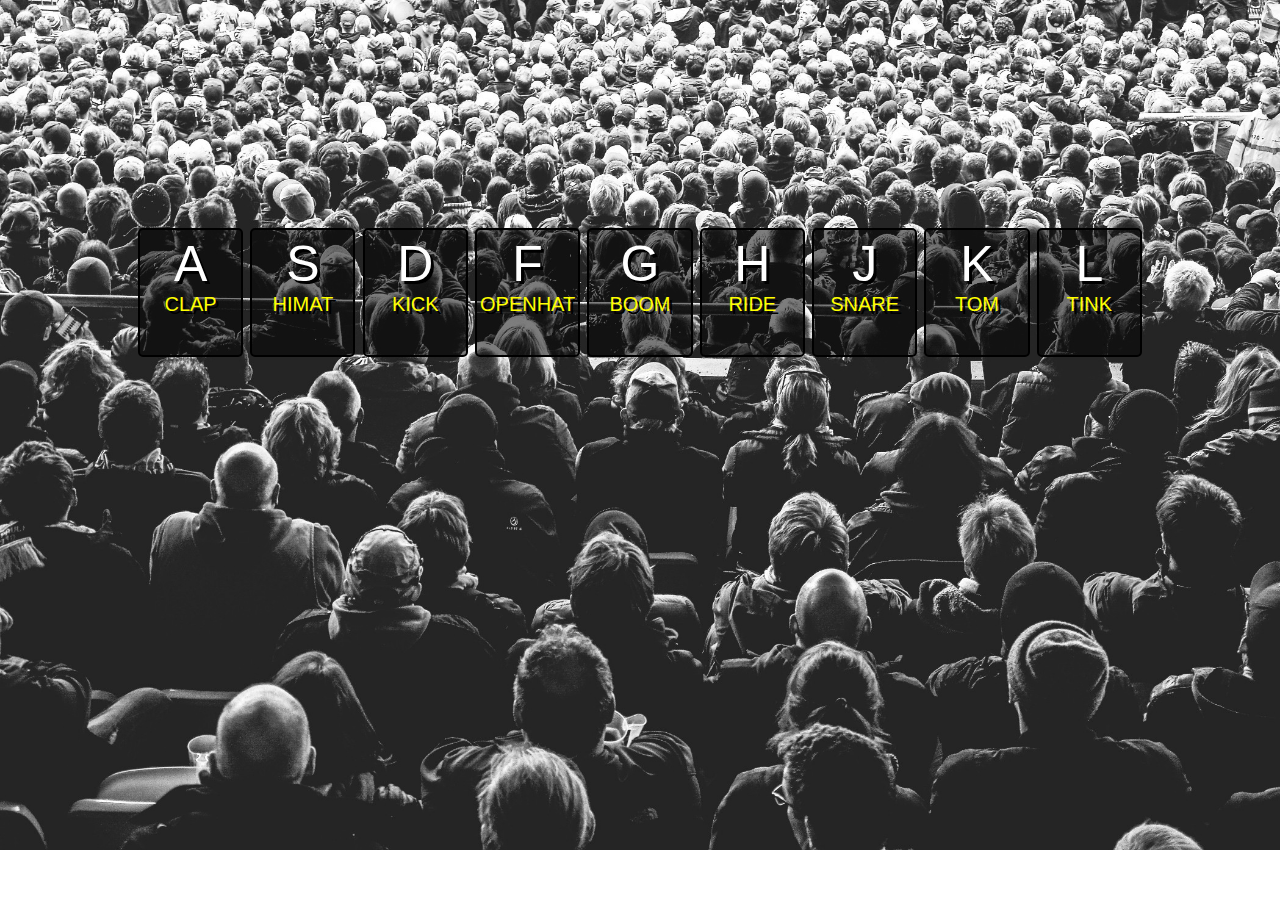
<file: 1.Drumkit/index.html>
<!DOCTYPE html>
<html>
<head>
    <title>Day 1- Drum Kit</title>
    <link href="style.css" type="text/css" rel="stylesheet">
</head>
<body>

<div class="drums">

    <div data-key="65" class="key">
        A
        <span class="sound">CLAP</span>
    </div>

    <div data-key="83" class="key">
        S
        <span class="sound">HIMAT</span>
    </div>

    
    <div data-key="68" class="key">
        D
        <span class="sound">KICK</span>
    </div>
    
    <div data-key="70" class="key">
        F
        <span class="sound">OPENHAT</span>
    </div>
    
    <div  data-key="71" class="key" >
        G
        <span class="sound">BOOM</span>
    </div>
    
    <div data-key="72" class="key">
        H
        <span class="sound">RIDE</span>
    </div>
    
    <div data-key="74" class="key">
        J
        <span class="sound">SNARE</span>
    </div>
    
    <div  data-key="75" class="key">
        K
        <span class="sound">TOM</span>
    </div>
    
    <div data-key="76" class="key">
        L
        <span class="sound">TINK</span>
    </div>
</div>


<audio data-key="65" src="sounds/clap.wav"></audio>
<audio data-key="83" src="sounds/hihat.wav"></audio>
<audio data-key="68" src="sounds/kick.wav"></audio>
<audio data-key="70" src="sounds/openhat.wav"></audio>
<audio data-key="71" src="sounds/boom.wav"></audio>
<audio data-key="72" src="sounds/ride.wav"></audio>
<audio data-key="74" src="sounds/snare.wav"></audio>
<audio data-key="75" src="sounds/tom.wav"></audio>
<audio data-key="76" src="sounds/tink.wav"></audio>


<script src="script.js"></script>
</body>
</html>
</file>
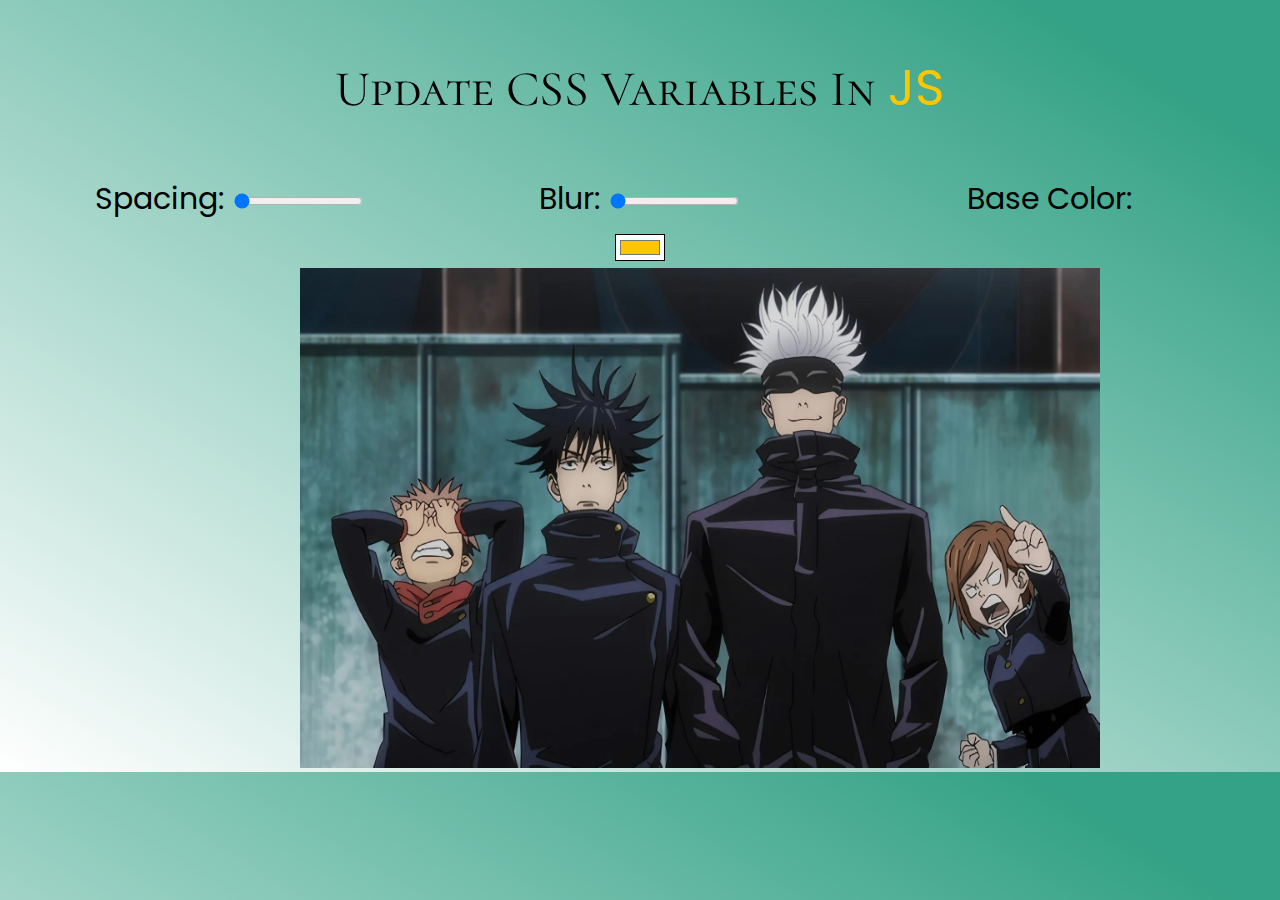
<file: 3.Update CSS/index.htm>
<!DOCTYPE html>
<html>
<head>
    <title>Day3- Update CSS</title>
    <link href="style.css" type="text/css" rel="stylesheet">
</head>
<body>
<header>
<p>Update CSS Variables In <span class="js">JS</span></p>
</header>

<div class="main">

    <div class="item">
        <span>Spacing: </span> <input type="range" name="spacing" min="0" max="70" value="0" data-sizing="px">
    </div>

   <div class="item">
    <span> Blur: </span> <input type="range" name="blur" min="0" max="30" value="0" data-sizing="px">
   </div>

    <div class="item">
        <span>Base Color: </span>
    </div>
    <div class="item">
        <input type="color" name="color" value="#ffc600" data-sizing="px">
    </div>
</div>

<!-- <div class="object"> -->

    <img src="image.webp" class="object">

<!-- </div> -->

<script src="scrtpt.js"></script>
</body>
</html>
</file>
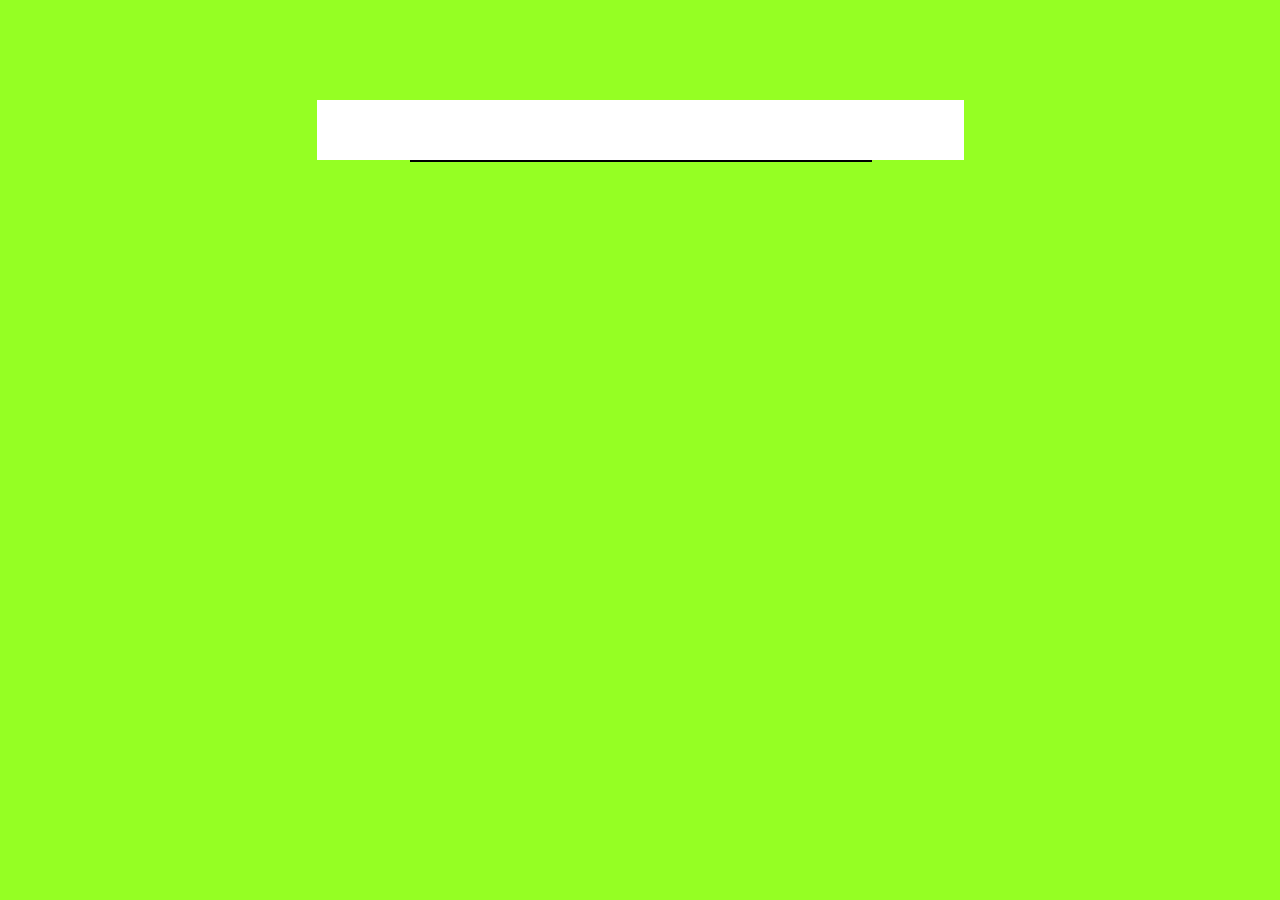
<file: 5.Type Ahead/index.html>
<!-- 
1. look for keyup event on input
2. take the input and run filter on cities array;   ..REG EXP
3. from the filtered array map the cities to thier html elements also
add color class using REG EXP
4.innerHTML of container==html


-->


<html>
<head>
    <title>
        5. Type Ahead -Using Ajax
    </title>
<style>

body{
    margin:0;padding:0;background-color:#95ff23;
    display: flex;
    justify-content: center;
    font-family:Verdana;
    
}

.container{
    width:40vw;
    margin-top:100px;
    display: flex;
    flex-direction:column;
    align-items: center;
    position: relative;
}

input{
    font-size: 50px;
    display:inline-block;
    border:none;
    
}
.suggestions{
    width:90%;
}
.item{
    background-color:white;
    border:0.5px solid black;
    height: auto;
    width: 100%;
    display: flex;
    justify-content: space-around;
    align-items: center;
    

    /* transform: rotateX(0deg); */
}

.color{
   
    background-color: orange;
}

</style>
</head>

<body>

    <div class="container">

        <input type="text"> 
        
        <div class="suggestions">
            <div class="item">
                <!-- <p> Karnal,haryana</p>
                <span>152,000</span> -->
            </div>
        </div>
        

        

    </div>

<script>

    const endpoint = 'https://gist.githubusercontent.com/Miserlou/c5cd8364bf9b2420bb29/raw/2bf258763cdddd704f8ffd3ea9a3e81d25e2c6f6/cities.json';

    const cities=[];
    fetch(endpoint).then(blob=>blob.json()).then(data=>cities.push(...data));
    
    function match(word,cities){
            return cities.filter(place=>{
                let x=new RegExp(word,"gi");        //filtering cities;
            return place.city.match(x) || place.state.match(x);
            })
    }

    // function map(matches){
    //     return 
    // }

    const searchBar=document.querySelector("input");
    searchBar.addEventListener("keyup",function(){
       let matches=match(this.value,cities);
       let html=matches.map((city)=>{
            const regex=new RegExp(this.value,"gi"); //adding color class
            let cityName=city.city.replace(regex,`<span class="color">${this.value}</span>`);
            let stateName=city.state.replace(regex,`<span class="color">${this.value}</span>`);
            
            return `<div class="item">
                <p> ${cityName}, ${stateName}</p>
                <span>${city.population}</span>     
            </div>`;                            //making html elements
       }).join("");                         //string of html elements

      
       const container=document.querySelector(".suggestions");
       container.innerHTML=html;

       
    })
    const container=document.querySelector(".suggestions");

    
    searchBar.addEventListener("focusout",()=>{
        
        container.style.visibility="hidden";
    });
    searchBar.addEventListener("focusin",()=>{
        
        container.style.visibility="visible";
    });



   

</script>
</body>
</html>
</file>
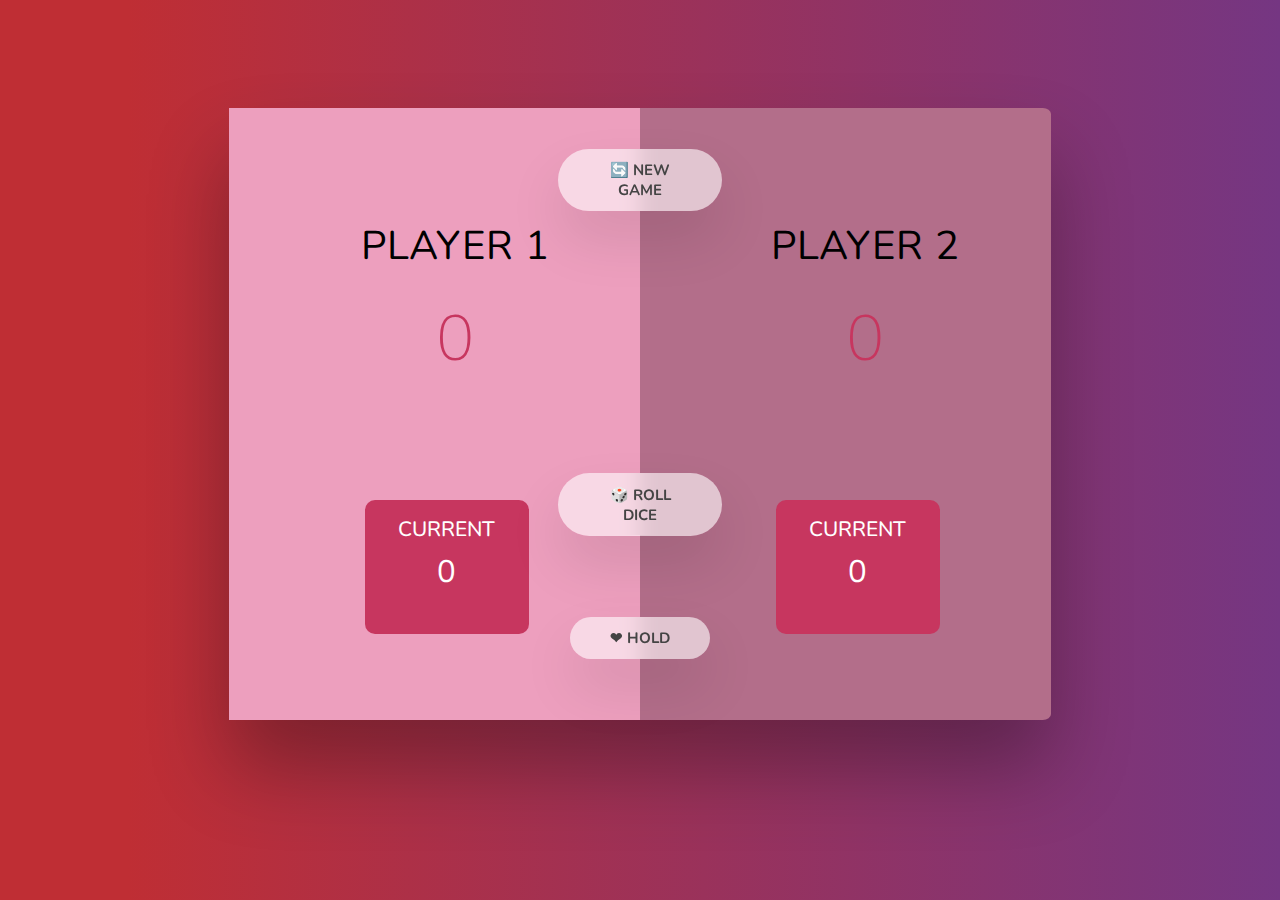
<file: DiceGame/index.html>
<!DOCTYPE html>
<html>
<head>
	<title>Dice Game</title>
	<link rel="stylesheet" type="text/css" href="style.css">
</head>

<body>

<div class="container">


	<div class="player1 partition active-overlay bg">

		<div class="headbox">
			<p>PLAYER 1</p>
			<h1 class="score1">0</h1>	
		</div>


		<div class="scorebox">
				<div class="current1">
					<p>CURRENT</p>
					<h2 class="currentscore1">0</h2>
				</div>			
		</div>
		
	</div>	

			<!------- BUTTONS =---------->

	<div class="buttons">

			<button class="new-game">
				🔄 New Game
			</button>


		<img src="dice/dice-1.png" class="dice">

		<button class="roll-dice">
			🎲 Roll Dice
		</button>

		<button class="hold">
			❤ Hold
		</button>


	</div>
	

						<!------------- h2LAYER 2 --------------->

	<div class="player2 partition bg">

		<div class="headbox">
			<p>PLAYER 2</p>
			<h1 class="score2">0</h1>
		</div>


		<div class="scorebox">
			<div class="current2">
				<p>CURRENT</p>
				<h2 class="currentscore2">
					0
				</h2>
			</div>
		</div>
		
	</div>

</div>

<script type="text/javascript" src="script.js"></script>
</body>
</html>


<!-- <button class="newgame">New Game</button>

	<img src="dice/dice-1.png">

	<button class="rolldice"></button>

	<button class="hold"></button>
 -->
</file>
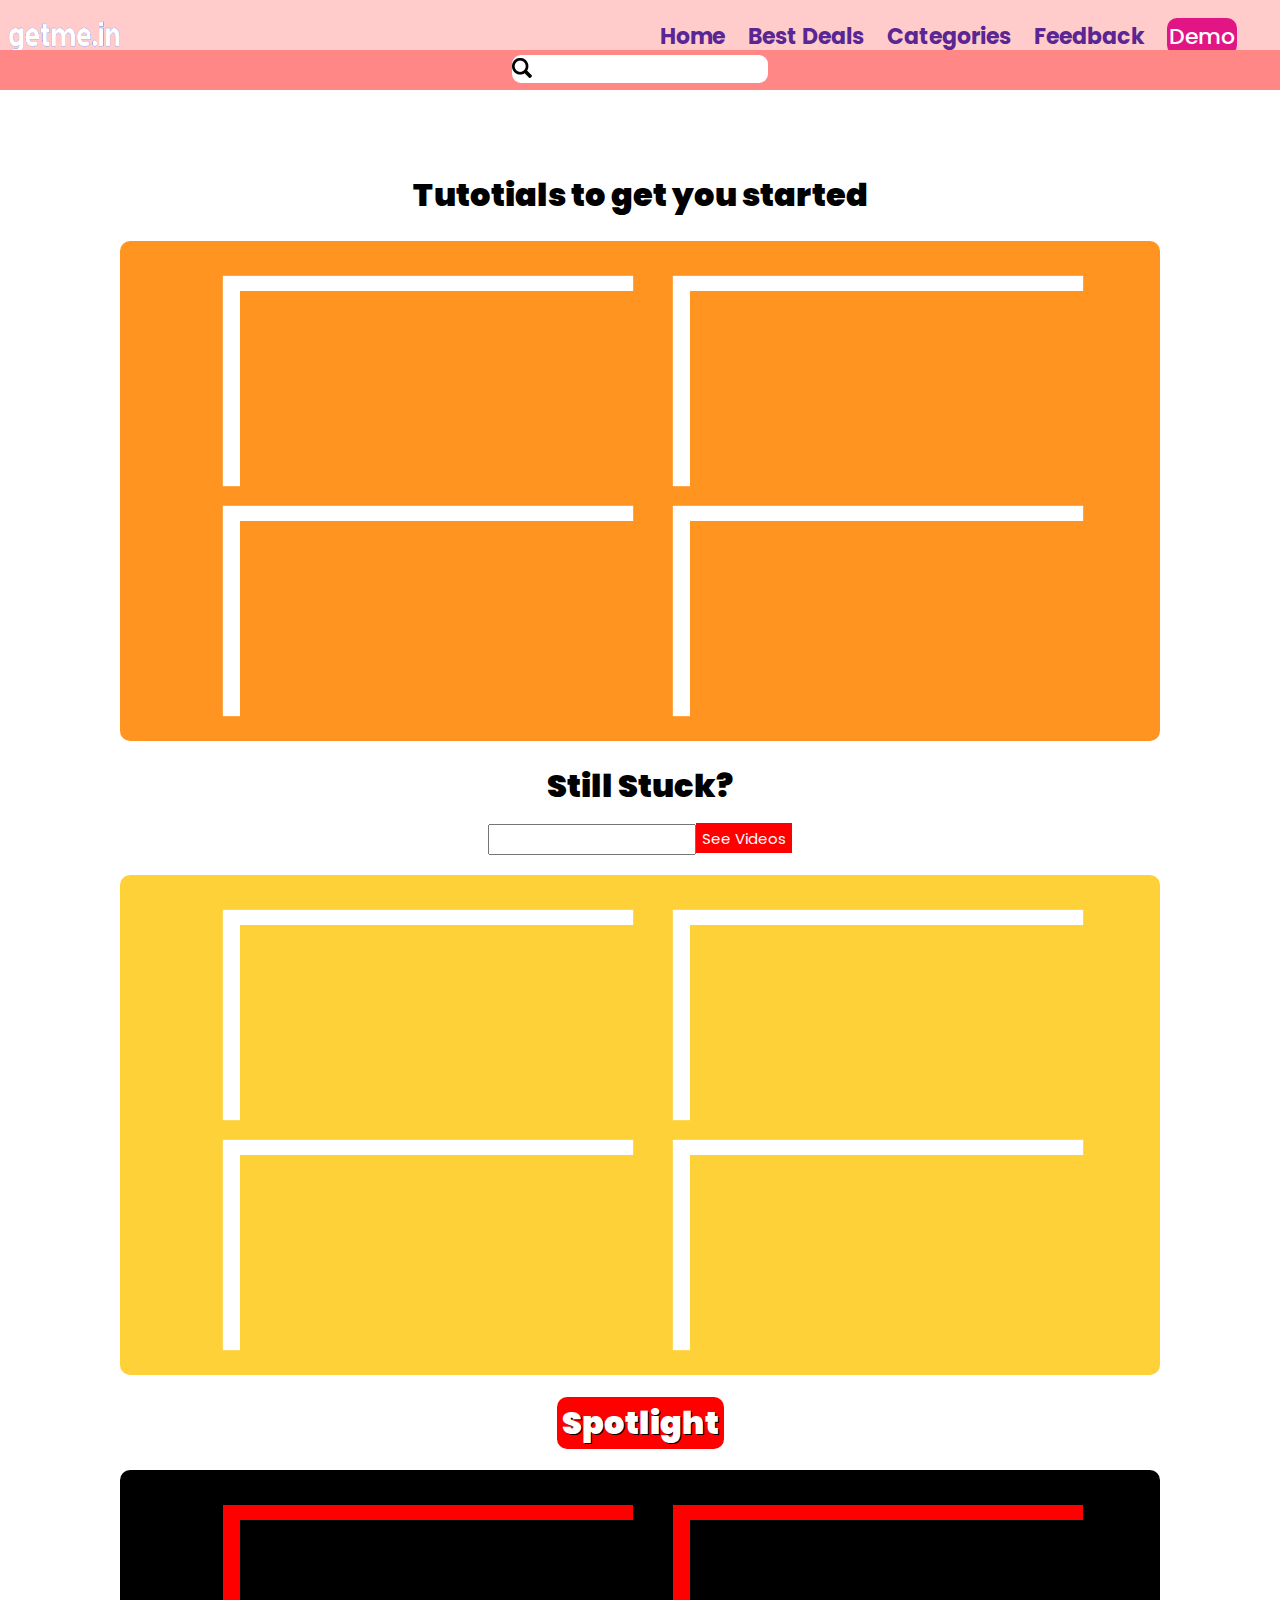
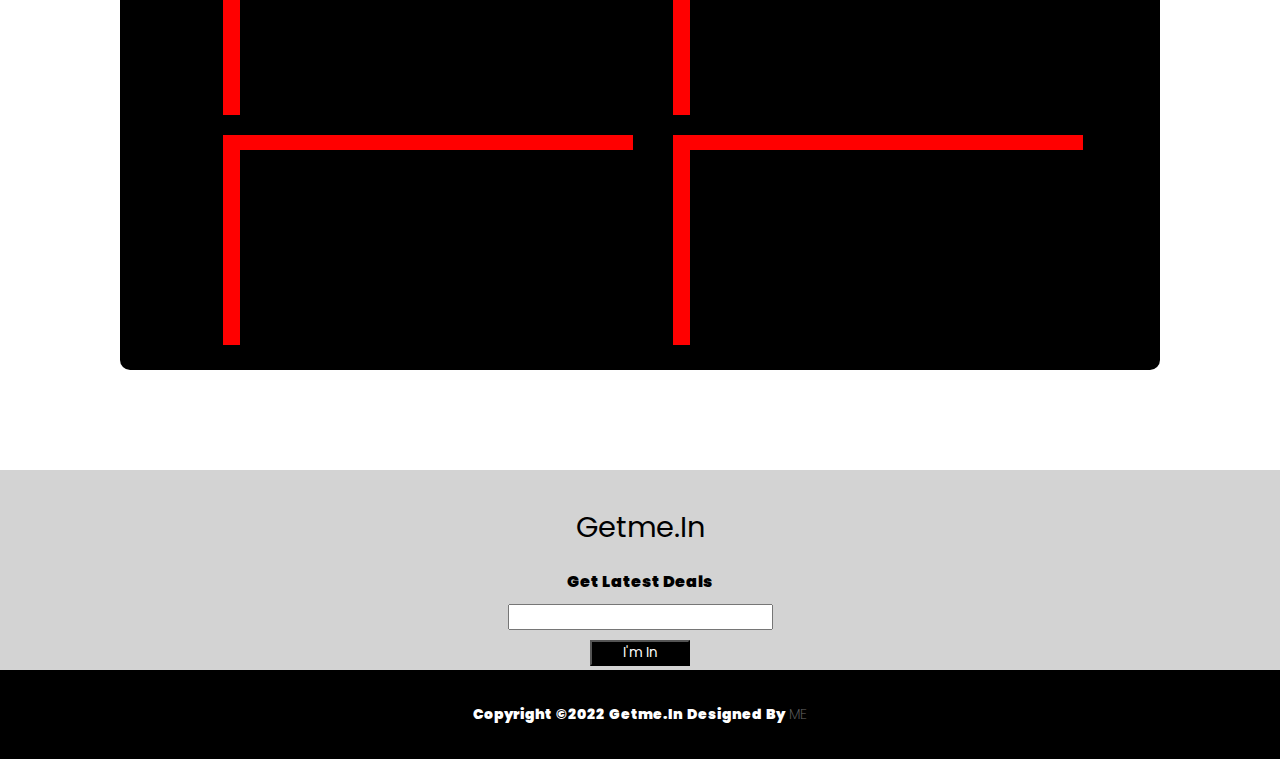
<file: E-Commerce/demo page.html>
<!DOCTYPE html>
<head><title>myPage</title>
<link href="demo.css" type="text/css" rel="stylesheet">
</head>
<nav>

    <div class="logo">
        <img src="images/home/bg.png">
    </div>
    <ul type="none">
        <li>Home</li>
        <li>Best Deals </li>
        <li>Categories</li>
        <li>Feedback</li>
        <li style="color:white;background-color: #e11584;padding: 2px;border-radius: 10px;font-weight: 500;">Demo</li>
    </ul>
    
    
    </nav>
    <!-- SEARCH BAR -->
    <div class="search-container">
        <div class="searchbar">
            <img src="images/home/search.png">
            <input type="text">
        </div>
    </div>
    
<div class="container" >  
        <h1>Tutotials to get you started </h1>
    <div class="vids">

    <iframe width="40%" height="200px" src="https://www.youtube.com/embed/jwmS1gc9S5A" title="MacBook Air (2022) | Apple" frameborder="0" allow="accelerometer; autoplay; clipboard-write; encrypted-media; gyroscope; picture-in-picture" allowfullscreen
    style="display:inline-block;"
    ></iframe>

    <iframe width="40%" height="200px" src="https://www.youtube.com/embed/Plte1n8Pl90" title="Galaxy Watch4 | Samsung" frameborder="0" allow="accelerometer; autoplay; clipboard-write; encrypted-media; gyroscope; picture-in-picture" allowfullscreen ></iframe>
    <iframe width="40%" height="200px" src="https://www.youtube.com/embed/LFH7QGM3C9c" title="OnePlus TV | Imagination & Intelligence" frameborder="0" allow="accelerometer; autoplay; clipboard-write; encrypted-media; gyroscope; picture-in-picture" allowfullscreen></iframe>
    <iframe width="40%" height="200px" src="https://www.youtube.com/embed/tBIkJX7fJc0" title="Galaxy Note20 Ultra | Official Introduction Film | Samsung" frameborder="0" allow="accelerometer; autoplay; clipboard-write; encrypted-media; gyroscope; picture-in-picture" allowfullscreen></iframe>
</div>


    

    <h1>Still Stuck?</h1>
    <div class="youtube">
        <input type="text" id="text"><button id="search">See Videos</button>
    </div>
<div class="vids " id="youtube" style="background-color:#ffd138;">

<iframe width="40%" height="200px" src="https://www.youtube.com/embed/jwmS1gc9S5A" title="MacBook Air (2022) | Apple" frameborder="0" allow="accelerometer; autoplay; clipboard-write; encrypted-media; gyroscope; picture-in-picture" allowfullscreen
style="display:inline-block;"
></iframe>

<iframe width="40%" height="200px" src="https://www.youtube.com/embed/Plte1n8Pl90" title="Galaxy Watch4 | Samsung" frameborder="0" allow="accelerometer; autoplay; clipboard-write; encrypted-media; gyroscope; picture-in-picture" allowfullscreen ></iframe>
<iframe width="40%" height="200px" src="https://www.youtube.com/embed/LFH7QGM3C9c" title="OnePlus TV | Imagination & Intelligence" frameborder="0" allow="accelerometer; autoplay; clipboard-write; encrypted-media; gyroscope; picture-in-picture" allowfullscreen></iframe>
<iframe width="40%" height="200px" src="https://www.youtube.com/embed/tBIkJX7fJc0" title="Galaxy Note20 Ultra | Official Introduction Film | Samsung" frameborder="0" allow="accelerometer; autoplay; clipboard-write; encrypted-media; gyroscope; picture-in-picture" allowfullscreen></iframe>
</div>





<h1 class="spotlight">Spotlight </h1>
<div class="vids " style="background-color:black">

<iframe style="box-shadow: -12px -10px 0px 5px red" width="40%" height="200px" src="https://www.youtube.com/embed/jwmS1gc9S5A" title="MacBook Air (2022) | Apple" frameborder="0" allow="accelerometer; autoplay; clipboard-write; encrypted-media; gyroscope; picture-in-picture" allowfullscreen
style="display:inline-block;"
></iframe>

<iframe style="box-shadow: -12px -10px 0px 5px red" width="40%" height="200px" src="https://www.youtube.com/embed/Plte1n8Pl90" title="Galaxy Watch4 | Samsung" frameborder="0" allow="accelerometer; autoplay; clipboard-write; encrypted-media; gyroscope; picture-in-picture" allowfullscreen ></iframe>
<iframe style="box-shadow: -12px -10px 0px 5px red" width="40%" height="200px" src="https://www.youtube.com/embed/LFH7QGM3C9c" title="OnePlus TV | Imagination & Intelligence" frameborder="0" allow="accelerometer; autoplay; clipboard-write; encrypted-media; gyroscope; picture-in-picture" allowfullscreen></iframe>
<iframe style="box-shadow: -12px -10px 0px 5px red" width="40%" height="200px" src="https://www.youtube.com/embed/tBIkJX7fJc0" title="Galaxy Note20 Ultra | Official Introduction Film | Samsung" frameborder="0" allow="accelerometer; autoplay; clipboard-write; encrypted-media; gyroscope; picture-in-picture" allowfullscreen></iframe>
</div>

<footer>
    <div class="footer-content">
        <h3>getme.in</h3>
        <div class="newsletter">
            Get Latest Deals
            <input type="text">
            <button>I'm In</button>
        </div>

    </div> 

    <div class="footer-bottom">
        <p>copyright &copy;2022 getme.in designed by <span>me</span></p>
    </div>
    
    
  </footer>


<script src="https://code.jquery.com/jquery-3.6.0.js" integrity="sha256-H+K7U5CnXl1h5ywQfKtSj8PCmoN9aaq30gDh27Xc0jk=" crossorigin="anonymous"></script>
<script src="demo.js"></script>

<body>
</body>
</html>
</file>
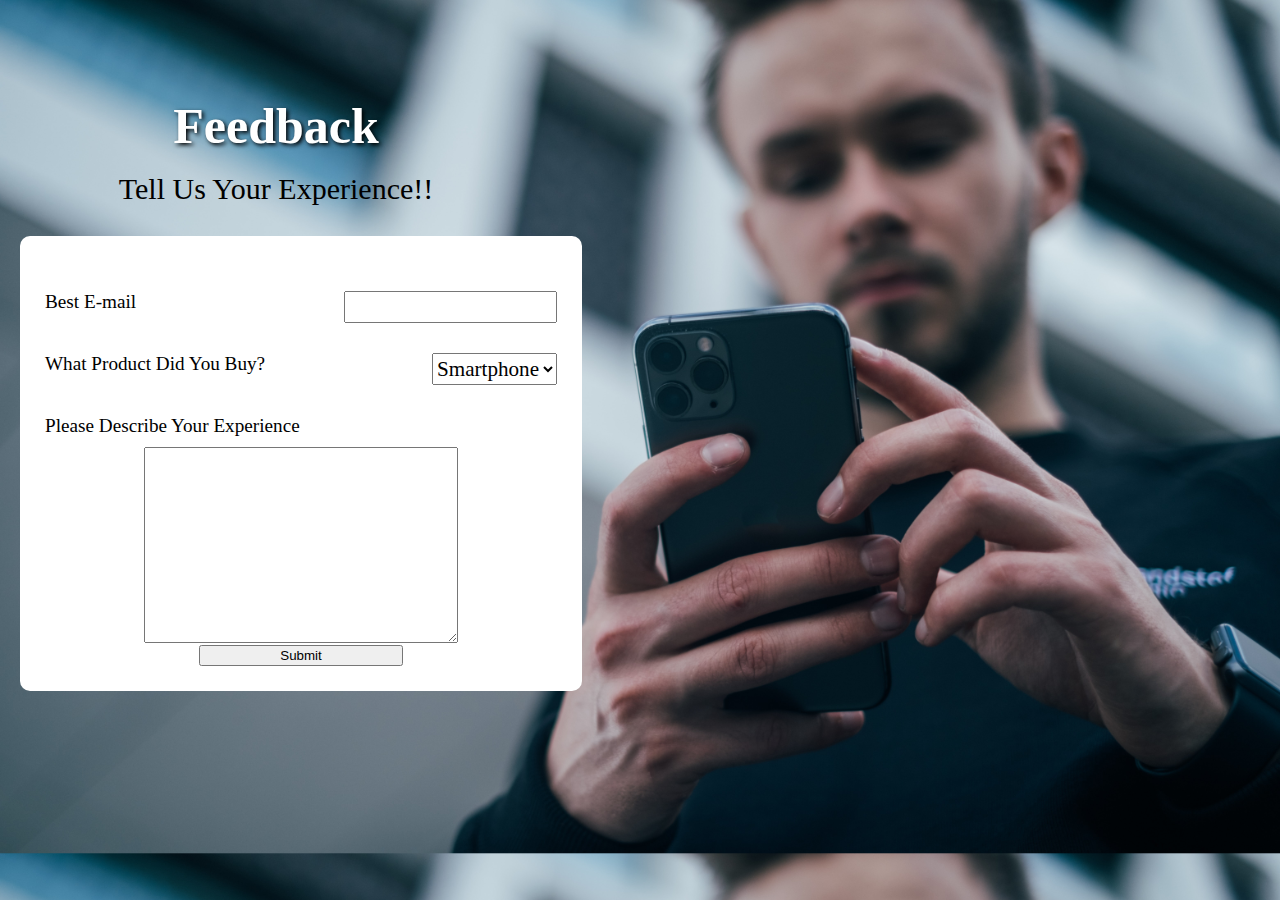
<file: E-Commerce/feedback.htm>
<!DOCTYPE html>
<html>
<head>
    <title>Feedback Form</title>
</head>

<style>
    
    body{
        background-image:url("feed2.jpg");
        background-size: cover;
        font-family: verdana;
        margin: 0px;
        padding: 0px;
        display: flex;
        flex-direction: column;
        /* justify-content: center; */
    }
    header h1{
            /* margin: auto; */
            font-size: 50px;
            color: white;
            line-height: 50%;
            text-shadow: 2px 2px 4px black;
            
    }
    @keyframes float {
        0%{
           
        }
        50%{
            transform:translateY(-10px);
        }
        100%{
            transform:translateY(0px);
        }
    }
    header p{
        font-size: 30px;
        animation: float;
        animation-timing-function: ease-in-out;
        animation-duration:2s;
        animation-iteration-count: infinite;

    }
    header{
        text-align: center;
        width: 100%;
    }

    
    form{
        height:auto;
        width:100%;
      
      
        font-size:1.2rem ;
        background-color: white;

        padding: 25px;
        border-radius: 10px;

        position: relative;
       
    }
    
    .field{
        display: block;
        width:100%;
        display: flex;
        flex-direction: row;
        justify-content: space-between;
        position: relative;
        margin-top: 30px;
    }
    .field span{
        margin-bottom: 10px;
    }

    select{
        font-family: "Verdana";
        font-size:1.1em;
    }
    input{
        font-size:1.1em;
        width: 40%;
    }
    textarea{
        margin-top:10px ;
        display: block;
        width: 80%;
        font-size:"sans-serif";
        font-size: 16px;
    }

  

</style>

<body>

<div style="margin:80px 0 0 20px ; height: auto;width: 40%;position: relative; ">
    <header>
    <h1>Feedback</h1>
    <p><span>Tell Us Your Experience!!</span></p>
</header>

<form>
    <div class="field"><span>Best E-mail</span><input type="email" ></div>
    <div class="field">
            <span>What Product Did You Buy?</span>
            <select>
            <option>Smartphone</option>
            <option>T.V.</option>
            <option>Smartwatch</option>
            <option>Laptops</option>
            <option>Earphones</option>
        </select>
    </div>
    <div class="field">
        <span >Please Describe Your Experience</span>
    </div>
    <textarea class="field" style="width: 60%;margin:auto;" rows="10" placeholder="What Went Wrong?">
    
    </textarea>
    <button  style="width: 40%;margin-left:30%;">Submit</button>
</form>

</div>


</body>
</html>
</file>
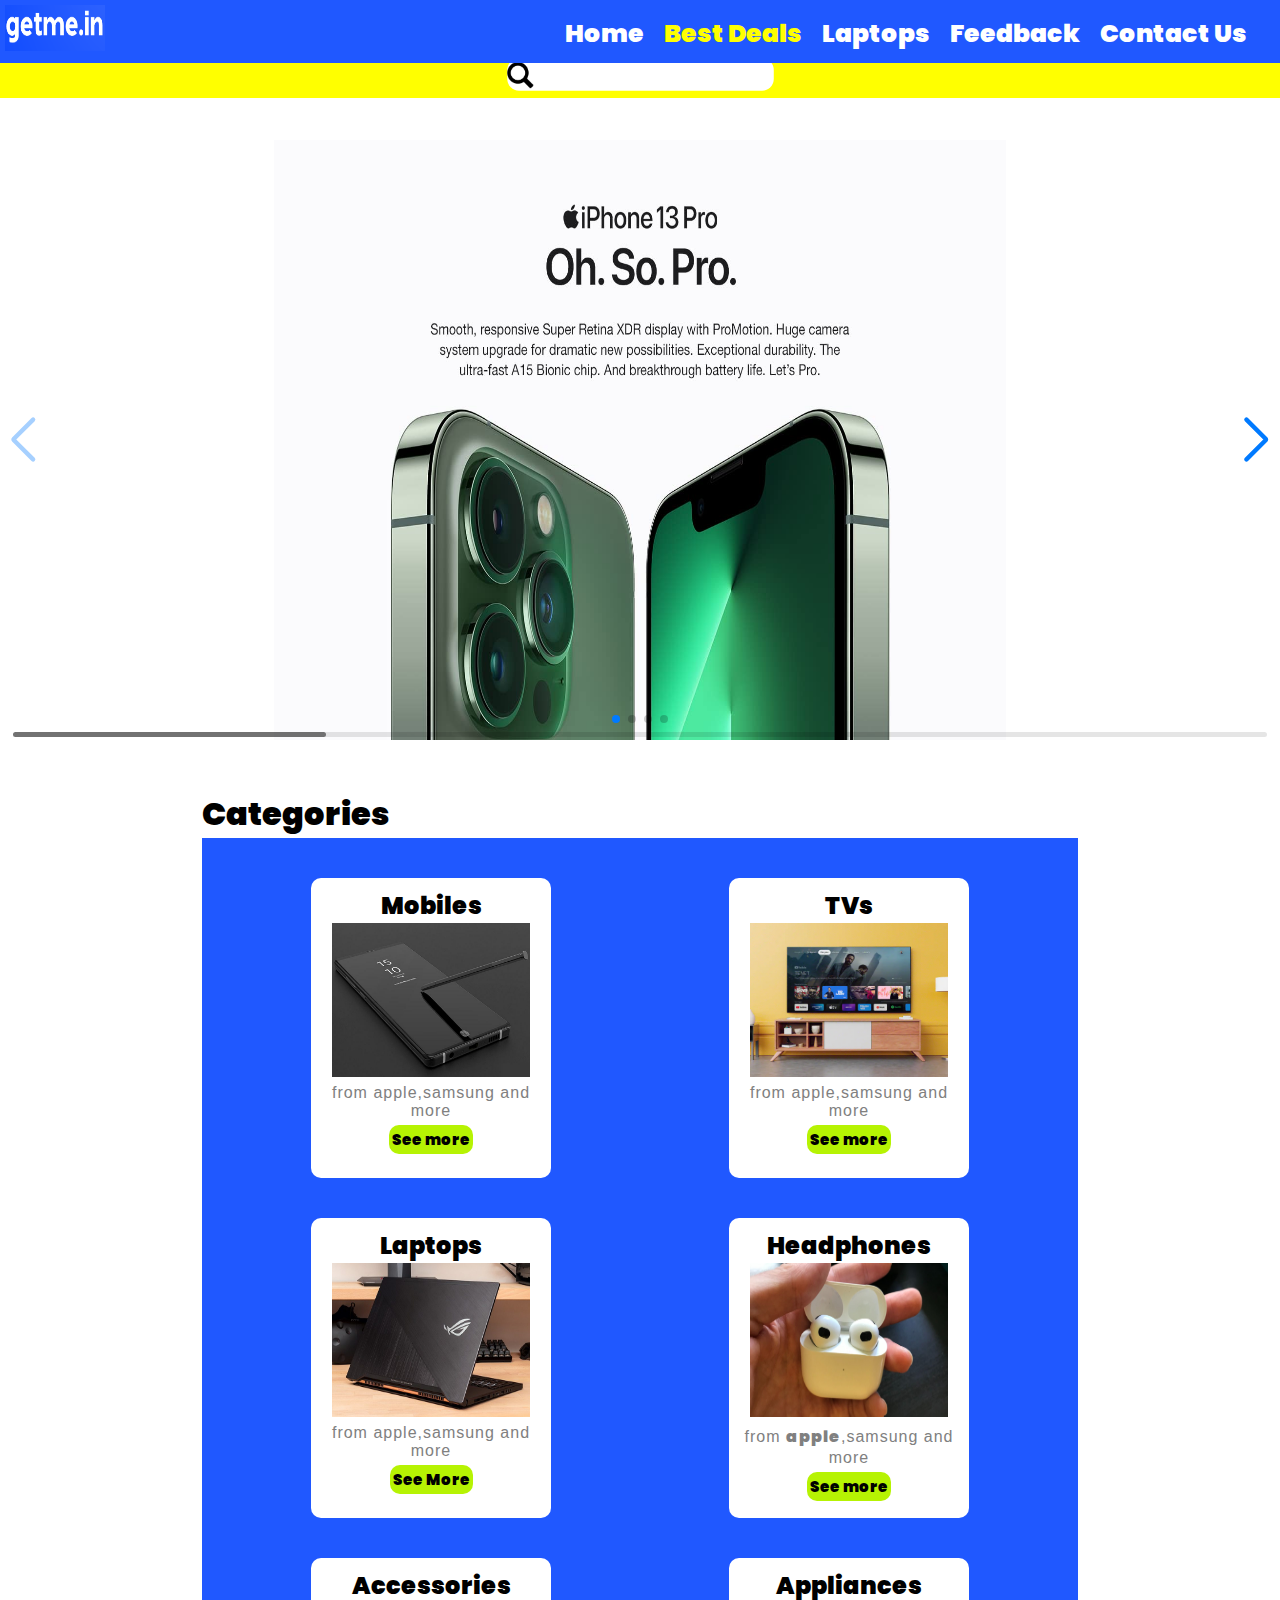
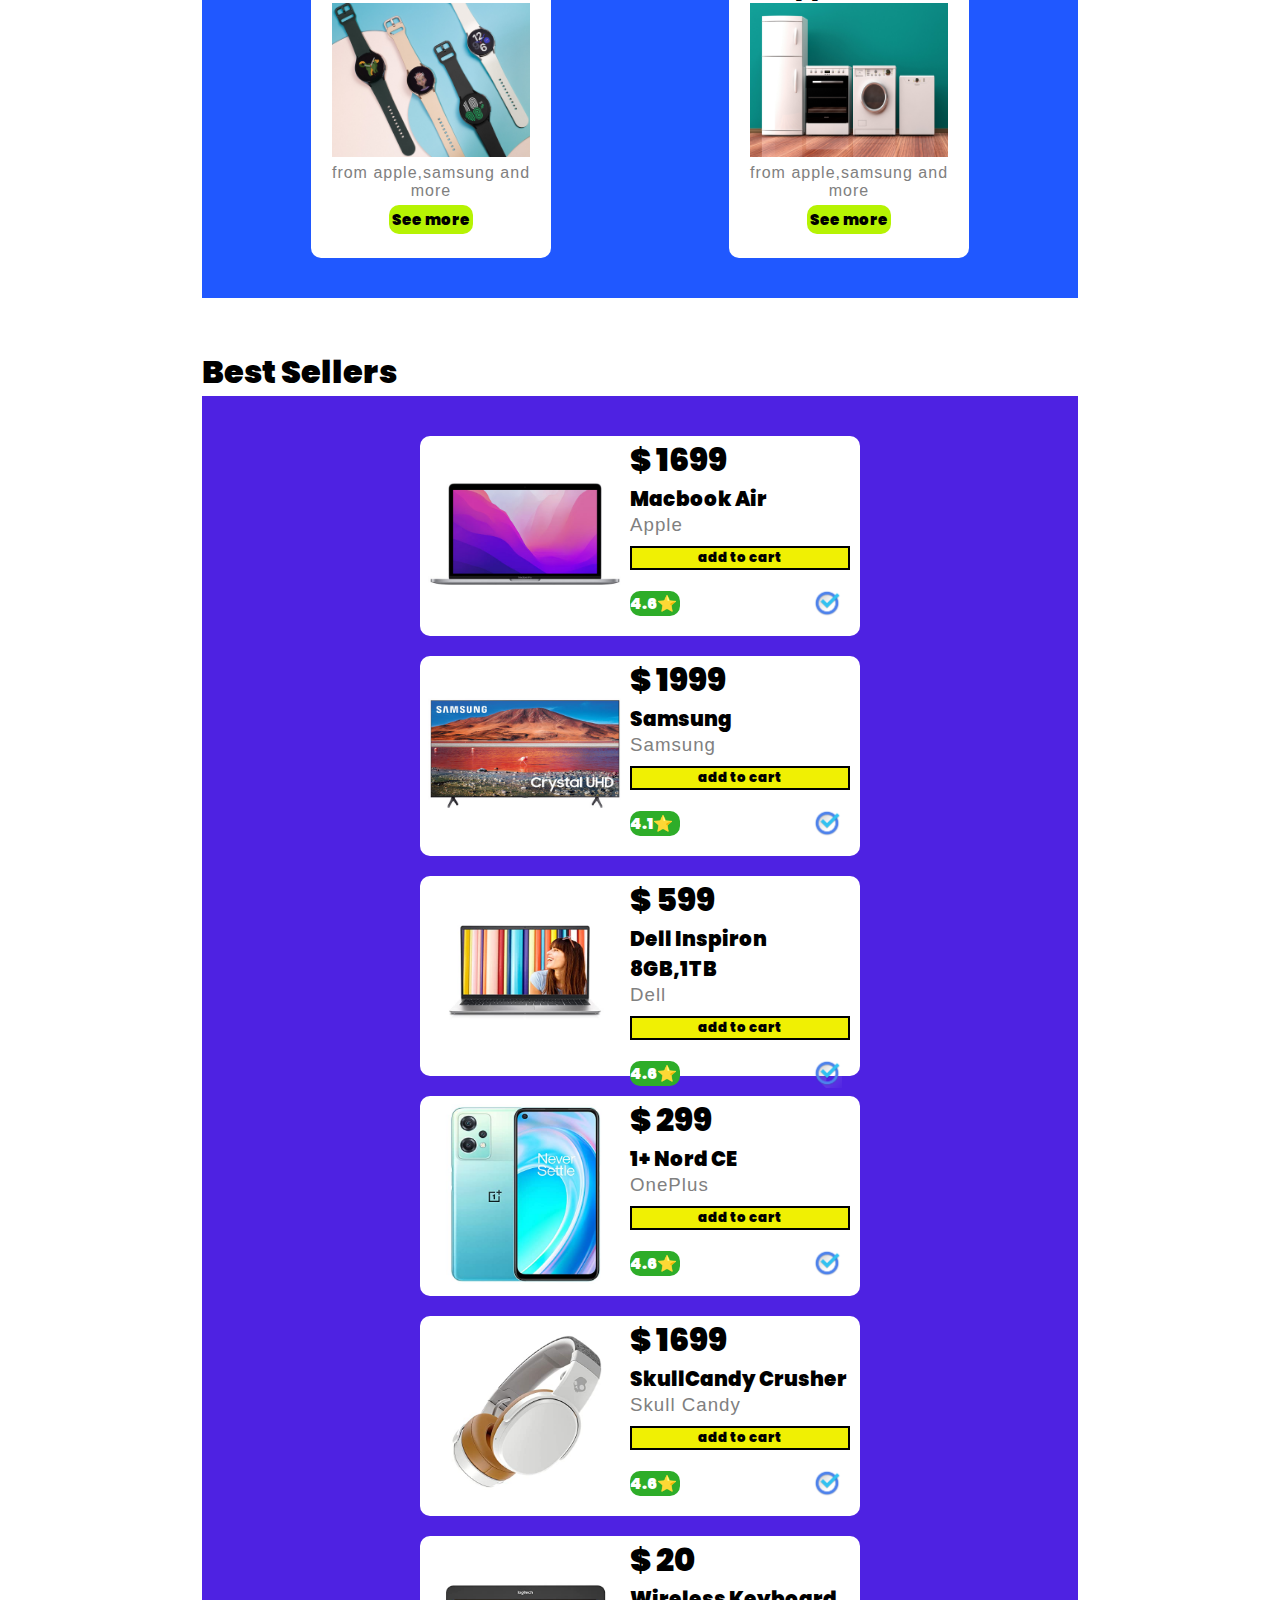
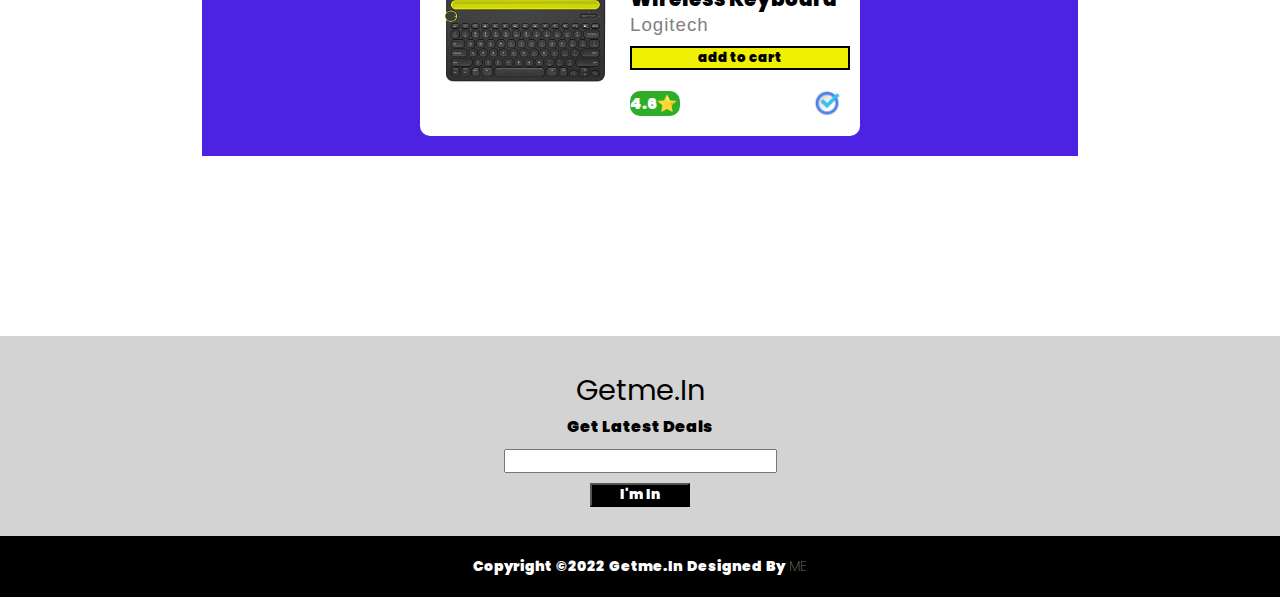
<file: E-Commerce/home.html>
<!DOCTYPE html>
<html>
<head>
    <title>Getme.in</title>
<link href="home.css" rel="stylesheet" type="text/css">
<link
  rel="stylesheet"
  href="https://unpkg.com/swiper@8/swiper-bundle.min.css"
/>
<link rel="stylesheet" href="https://cdnjs.cloudflare.com/ajax/libs/font-awesome/6.1.1/css/all.min.css" integrity="sha512-KfkfwYDsLkIlwQp6LFnl8zNdLGxu9YAA1QvwINks4PhcElQSvqcyVLLD9aMhXd13uQjoXtEKNosOWaZqXgel0g==" crossorigin="anonymous" referrerpolicy="no-referrer" />
<link rel="stylesheet" href="https://kit-pro.fontawesome.com/releases/v5.15.4/css/pro.min.css">
<!-- SINCE ONLY RELATIVE POSITION MEANS THAT ELEMENT IS STILL THERE BE CAREFULL WITH THE NEXT ELEMENTS POSITIONS -->

</head>
<body>

    <div  class="demo">
        <a  href="demo page.html" target="_blank">Demo</a>

    </div>
    <nav>

        <img src="images/logo.png">
        <ul type="none">
            <li><a target="_blank" href="home.html">Home</a></li>
            <li><a href="#best" style="color:yellow;">Best Deals</a> </li>
            <li id="laptop"><a target="_blank" href="laptops.html">Laptops</a></li>
            <li id="feedback"><a target="_blank" href="feedback.htm">Feedback</a></li>
            <li ><a target="_blank" href="contactUs.html">Contact Us</a></li>
           <!--  <li class="cart"><img src="cart.png">  (<span class="cart-item">0</span>)</li> -->
        </ul>
        
        
        </nav>
        <!-- SEARCH BAR -->
        <div class="search-container">
            <div style="position:relative;width: 40%;display:flex;flex-direction: row;justify-content: center;">
            <div class="searchbar">
                <img src="images/home/search.png">
                <input type="text">
            </div>
            <div class="suggestions">
                
            </div>
        </div>

        </div>
        
        
<!-- Slider main container -->
<div class="swiper">
    <!-- Additional required wrapper -->
    <div class="swiper-wrapper">
      <!-- Slides -->
      <div class="swiper-slide" style="padding:0px 30px ;" >
        <img src="images/home/1.jpg" style="height:100%;
        width:60%;">
    </div>
      <div class="swiper-slide">
        <img src="images/home/4.jpg" style="height:100%;
        width:60%;">

      </div>
      <div class="swiper-slide"><img src="images/home/5.webp" style="height:100%;
        width:60%;"></div>
      <div class="swiper-slide">
        <img src="images/home/3.jpg" style="height:90%;
        width:100%;">
      </div>
      ...
    </div>
    <!-- If we need pagination -->
    <div class="swiper-pagination"></div>
  
    <!-- If we need navigation buttons -->
    <div class="swiper-button-prev"></div>
    <div class="swiper-button-next"></div>
  
    <!-- If we need scrollbar -->
    <div class="swiper-scrollbar"></div>
  </div>

  <!-- centered Mainbody -->

  <content class="main">

    <div class="main-cat">
        <h1>Categories</h1>
        <div class="cards">
            <div class="card">
                <h2>Mobiles</h2>
                <img src="images/home/mobile.jpg">
                <p class="brand">from apple,samsung and more</p>
                <button>See more</button>
            </div>

            <div class="card">
                <h2>TVs</h2>
                <img src="images/home/tv.webp">
                <p class="brand">from apple,samsung and more</p>
                <button>See more</button>
            </div>

            <div class="card">
                <h2>Laptops</h2>
                <img src="images/home/laptop.jpg">
                <p class="brand">from apple,samsung and more</p>

                <button>See More</button>
            </div>
            <div class="card">
                <h2>Headphones</h2>
                <img src="images/home/headphones.jpg">
                <p class="brand">from <a href="" style="color:grey">apple</a>,samsung and more</p>
                <button>See more</button>
            </div>

            <div class="card">
                <h2>Accessories</h2>
                <img src="images/home/watch.jpg">
                <p class="brand">from apple,samsung and more</p>
                <button>See more</button>
            </div>

            <div class="card">
                <h2>Appliances</h2>
                <img src="images/home/home.jpg">
                <p class="brand">from apple,samsung and more</p>
                <button>See more</button>
            </div>
        </div>
    </div>


    
    <div class="best-sellers" id="best">
        <h1>Best Sellers</h1>
        <div class="cards2">
            <div class="card2">
                <img src="images/home/mac.jpg">
                <div class="details">
                    <h1>$ 1699</h1>

                    <p class="product">Macbook Air</p>
                    <h3 class="brand ">Apple</h3>

                    <button>add to cart</button>
                    
                    <div class="cardfooter">
                        <span>4.6⭐</span>
                        <img src="images/home/verified.png">
                    </div>

                </div>
            </div>



            <div class="card2">
                <img src="images/home/smarttv.jpg">
                <div class="details">
                    <h1>$ 1999</h1>

                    <p class="product">Samsung </p>
                    <h3 class="brand">Samsung</h3>

                    <button>add to cart</button>
                    
                    <div class="cardfooter">
                        <span>4.1⭐</span>
                        <img src="images/home/verified.png">
                    </div>

                </div>
            </div>


            <div class="card2">
                <img src="images/home/dell.jpg">
                <div class="details">
                    <h1>$ 599</h1>

                    <p class="product">Dell Inspiron 8GB,1TB</p>
                    <h3 class="brand">Dell</h3>

                    <button>add to cart</button>
                    
                    <div class="cardfooter">
                        <span>4.6⭐</span>
                        <img src="images/home/verified.png">
                    </div>

                </div>
            </div>


            <div class="card2">
                <img src="images/home/oneplus.jpg">
                <div class="details">
                    <h1>$ 299</h1>

                    <p class="product">1+ Nord CE</p>
                    <h3 class="brand">OnePlus</h3>

                    <button>add to cart</button>
                    
                    <div class="cardfooter">
                        <span>4.6⭐</span>
                        <img src="images/home/verified.png">
                    </div>

                </div>
            </div>


            <div class="card2">
                
                <img src="images/home/skullcandy.jpg">
                <div class="details">
                    <h1>$ 1699</h1>

                    <p class="product">SkullCandy Crusher</p>
                    <h3 class="brand">Skull Candy</h3>

                    <button>add to cart</button>
                    
                    <div class="cardfooter">
                        <span>4.6⭐</span>
                        <img src="images/home/verified.png">
                    </div>

                </div>
            </div>


            <div class="card2">
                <i class="fas fa-plus-circle add" ></i>
                <img src="images/home/logitech.jpg">
                <div class="details">
                    <h1>$ 20</h1>

                    <p class="product">Wireless Keyboard</p>
                    <h3 class="brand">Logitech</h3>

                    <button>add to cart</button>
                    
                    <div class="cardfooter">
                        <span>4.6⭐</span>
                        <img src="images/home/verified.png">
                    </div>

                </div>
            </div>

        </div>
    </div>

  </content>

  
  <footer>
    <div class="footer-content">
        <h3>getme.in</h3>
        <div class="newsletter">
            Get Latest Deals
            <input type="text">
            <button>I'm In</button>
        </div>

    </div> 

    <div class="footer-bottom">
        <p>copyright &copy;2022 getme.in designed by <span>me</span></p>
    </div>
    
    
  </footer>

  

<script src="home.js"></script>
<script src="https://unpkg.com/swiper@8/swiper-bundle.min.js"></script>
<script>

const swiper = new Swiper('.swiper', {
  // Optional parameters

  // If we need pagination
  pagination: {
    el: '.swiper-pagination',
  },

  // Navigation arrows
  navigation: {
    nextEl: '.swiper-button-next',
    prevEl: '.swiper-button-prev',
  },

  // And if we need scrollbar
  scrollbar: {
    el: '.swiper-scrollbar',
  },
  nextButton: '.swiper-button-next',
    prevButton: '.swiper-button-prev',
    spaceBetween: 0,
    parallax: true,
    autoplay: 1000,
    speed: 800,
    autoplayDisableOnInteraction: false,
    autoplay: {
    delay: 4000,
  },
});


</script>
</body>
</html>
</file>
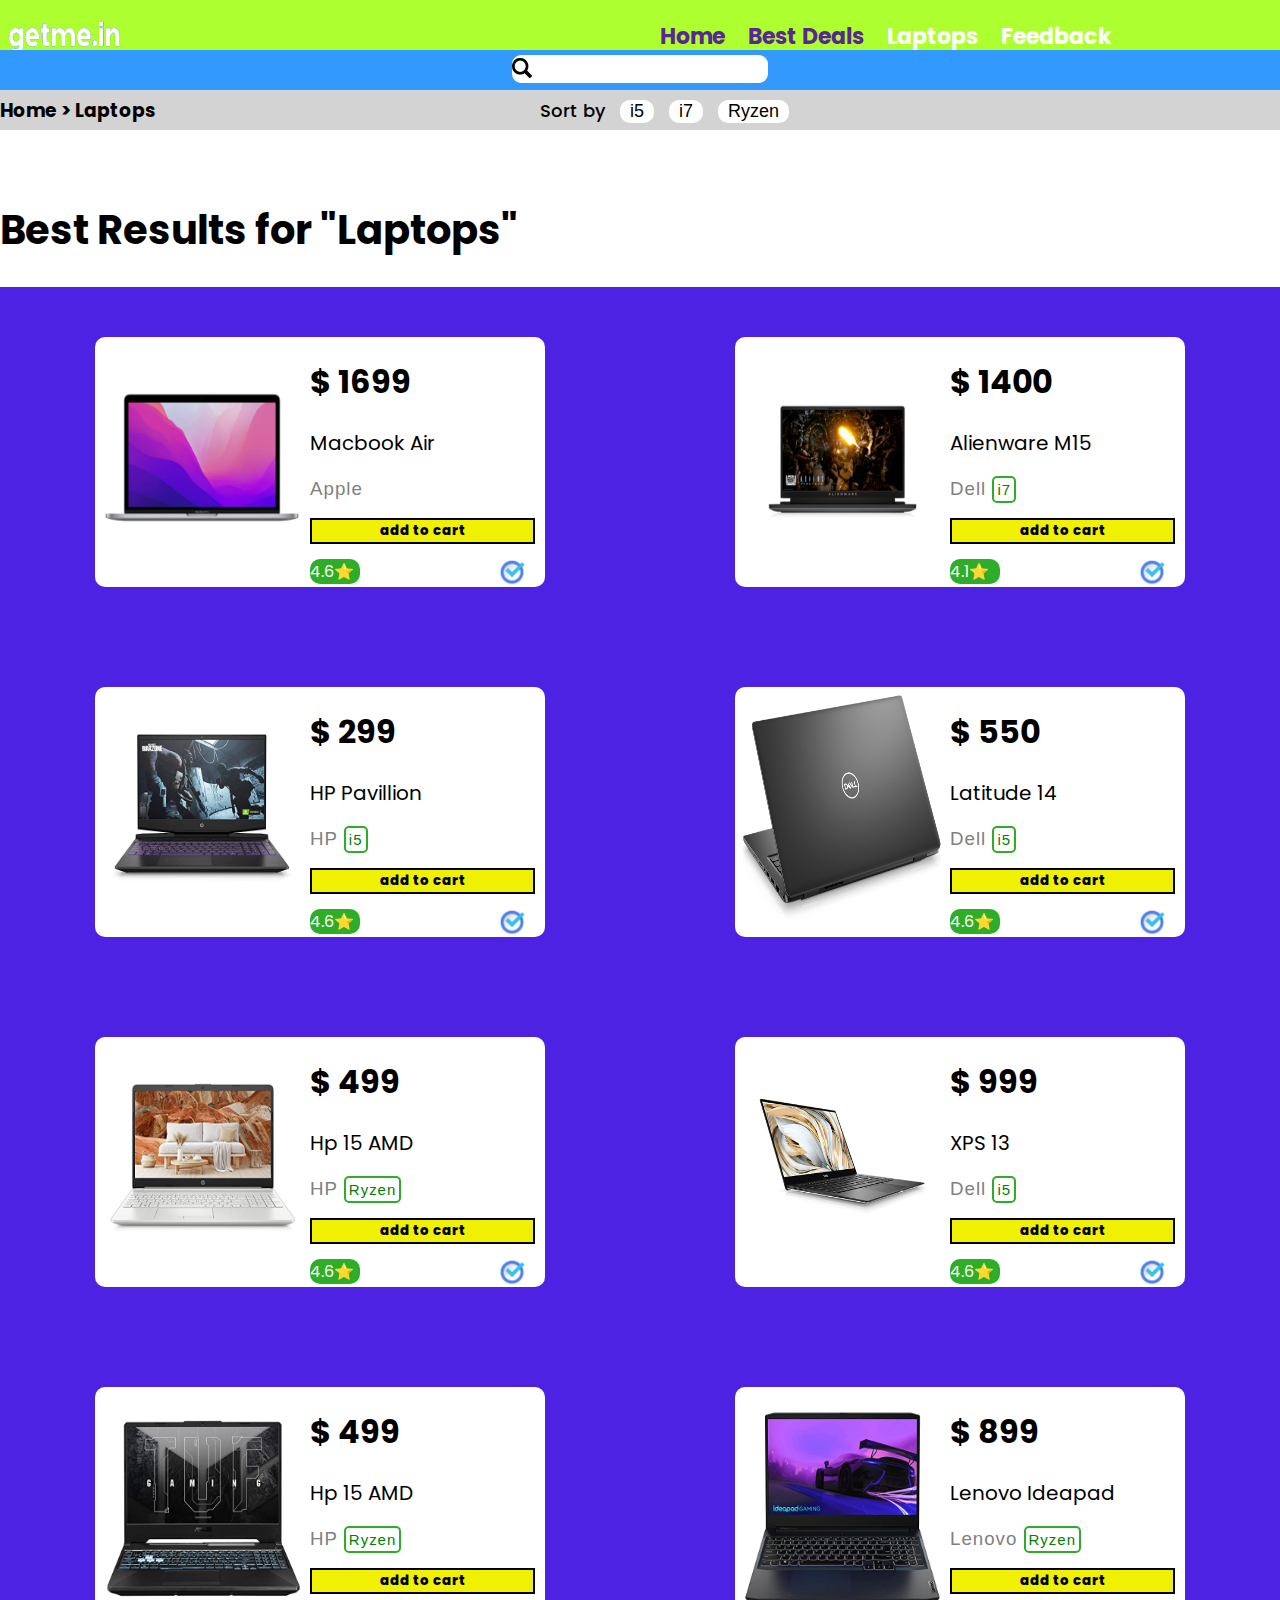
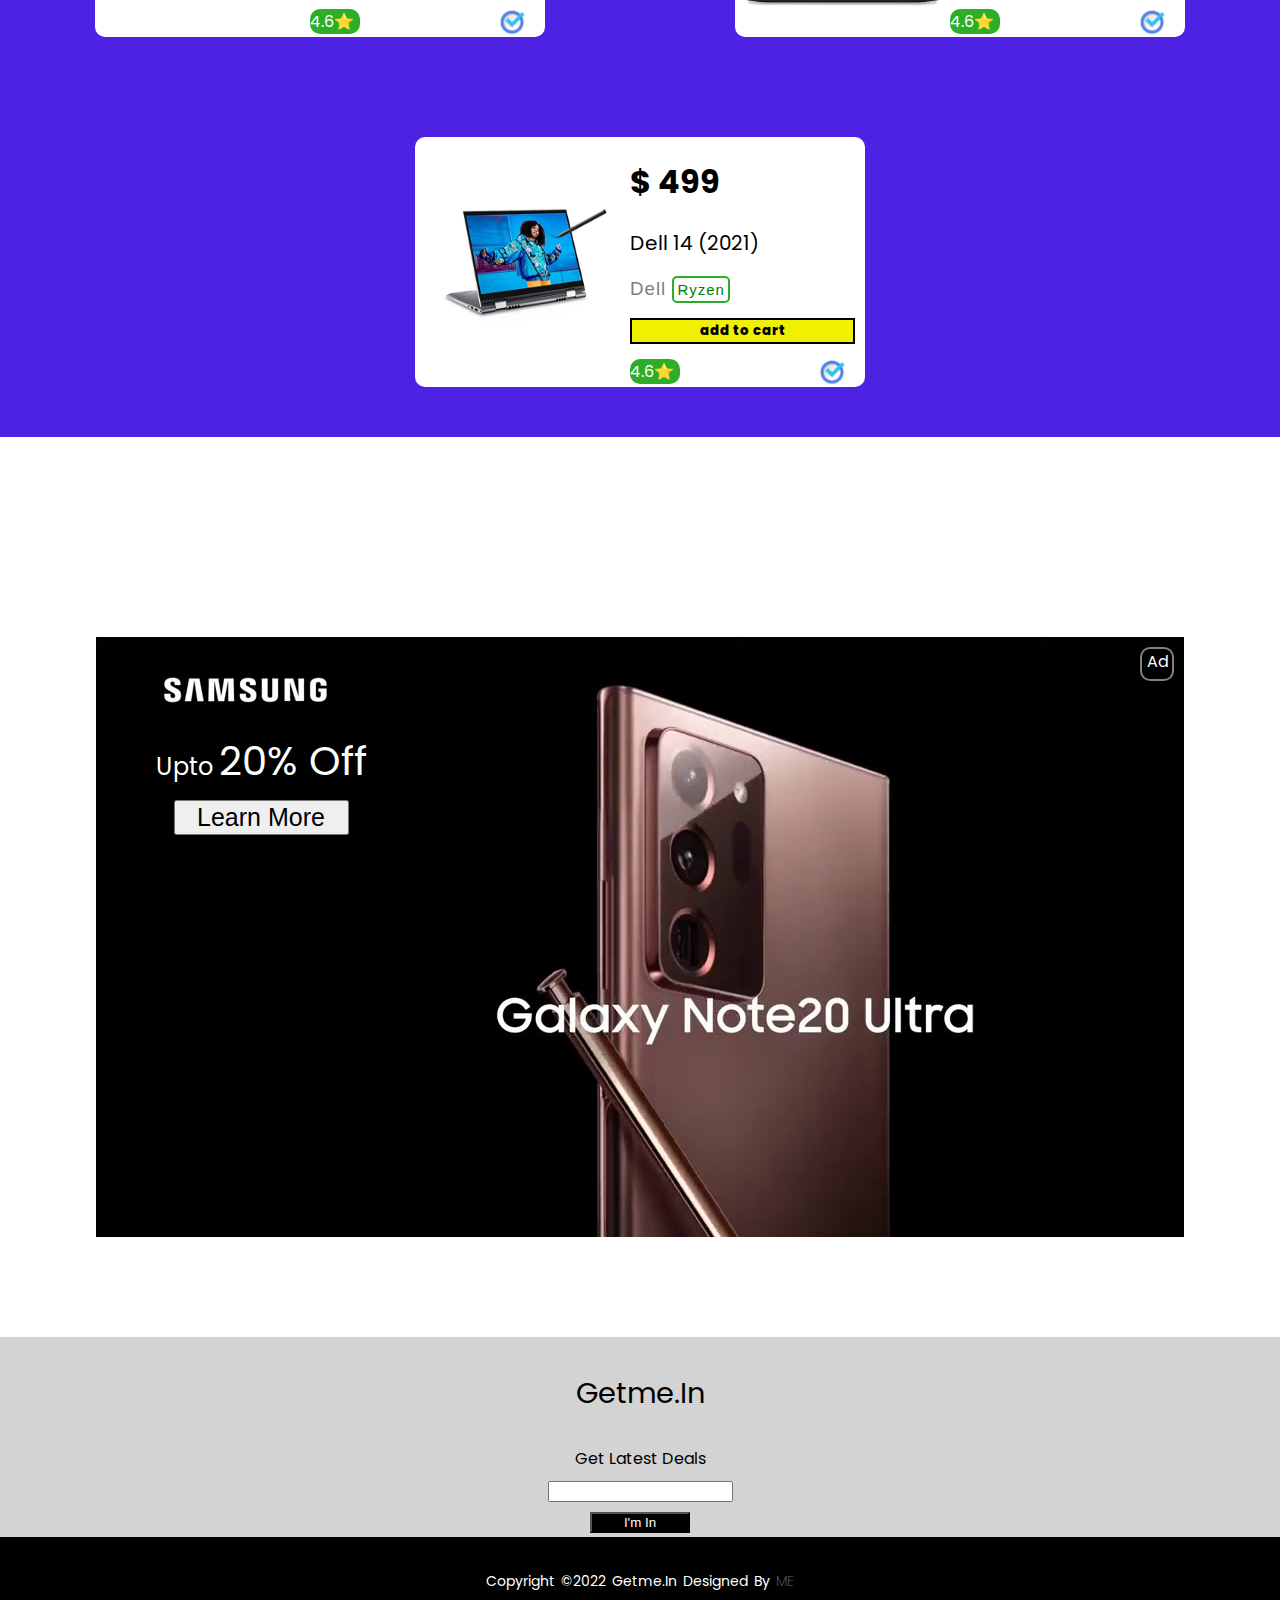
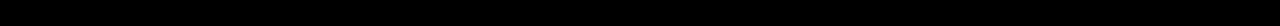
<file: E-Commerce/laptops.html>
<!DOCTYPE html>
<html>
<head>
    <title>Home - Laptops</title>
<link href="laptops.css" rel="stylesheet" type="text/css">
<link
  rel="stylesheet"
  href="https://unpkg.com/swiper@8/swiper-bundle.min.css"
/>
<link rel="stylesheet" href="https://cdnjs.cloudflare.com/ajax/libs/font-awesome/6.1.1/css/all.min.css" integrity="sha512-KfkfwYDsLkIlwQp6LFnl8zNdLGxu9YAA1QvwINks4PhcElQSvqcyVLLD9aMhXd13uQjoXtEKNosOWaZqXgel0g==" crossorigin="anonymous" referrerpolicy="no-referrer" />

<!-- SINCE ONLY RELATIVE POSITION MEANS THAT ELEMENT IS STILL THERE BE CAREFULL WITH THE NEXT ELEMENTS POSITIONS -->

</head>
<body>

    <nav>

        <div class="logo">
            <img src="images/home/bg.png">
        </div>
        <ul type="none">
            <li>Home</li>
            <li>Best Deals </li>
            <li id="laptop"><a target="_blank" href="laptops.html">Laptops</a></li>
            <li id="feedback"><a target="_blank" href="feedback.htm">Feedback</a></li>
            
        </ul>
        
        
        </nav>
        <!-- SEARCH BAR -->
        <div class="search-container">
            <div class="searchbar">
                <img src="images/home/search.png">
                <input type="text">
            </div>

            <div class="sortby">
                <h3>Home > Laptops</h3>
                <div class="sort">
                    Sort by
                    <button id="i5">i5</button>
                    <button id="i7">i7</button>
                    <button id="Ryzen">Ryzen</button>
                </div>
            </div>
        </div>


        
    <div class="best-sellers">
        <h1 class="heading">Best Results for "Laptops"</h1>
        <div class="cards2">
            <div class="card2 ">
                <img src="images/home/mac.jpg">
                <div class="details">
                    <h1>$ 1699</h1>

                    <p class="product">Macbook Air</p>
                    <h3 class="brand ">Apple</h3>

                    <button>add to cart</button>
                    
                    <div class="cardfooter">
                        <span>4.6⭐</span>
                        <img src="images/home/verified.png">
                    </div>

                </div>
            </div>



            <div class="card2 i7">
                <img src="images/laptops/dell1.png">
                <div class="details">
                    <h1>$ 1400</h1>

                    <p class="product">Alienware M15</p>
                    <h3 class="brand">Dell <span>i7</span></h3>

                    <button>add to cart</button>
                    
                    <div class="cardfooter">
                        <span>4.1⭐</span>
                        <img src="images/home/verified.png">
                    </div>

                </div>
            </div>


            <div class="card2 i5">
                <img src="images/laptops/hp2.jpg">
                <div class="details">
                    <h1>$ 299</h1>

                    <p class="product">HP Pavillion</p>
                    <h3 class="brand">HP <span>i5</span></h3>

                    <button>add to cart</button>
                    
                    <div class="cardfooter">
                        <span>4.6⭐</span>
                        <img src="images/home/verified.png">
                    </div>

                </div>
            </div>


            <div class="card2 i5">
                <img src="images/laptops/dell2.jfif"  >
                <div class="details" >
                    <h1>$ 550</h1>

                    <p class="product">Latitude 14</p>
                    <h3 class="brand">Dell <span>i5</span></h3>

                    <button>add to cart</button>
                    
                    <div class="cardfooter">
                        <span>4.6⭐</span>
                        <img src="images/home/verified.png">
                    </div>

                </div>
            </div>


            <div class="card2 Ryzen">
                <img src="images/laptops/hp1.jpg">
                <div class="details">
                    <h1>$ 499</h1>

                    <p class="product">Hp 15 AMD</p>
                    <h3 class="brand">HP <span>Ryzen</span></h3>

                    <button>add to cart</button>
                    
                    <div class="cardfooter">
                        <span>4.6⭐</span>
                        <img src="images/home/verified.png">
                    </div>

                </div>
            </div>


            <div class="card2 i5">
                <img src="images/laptops/dell3.png">
                <div class="details">
                    <h1>$ 999</h1>

                    <p class="product">XPS 13</p>
                    <h3 class="brand">Dell <span>i5</span></h3>

                    <button>add to cart</button>
                    
                    <div class="cardfooter">
                        <span>4.6⭐</span>
                        <img src="images/home/verified.png">
                    </div>

                </div>
            </div>

            
            <div class="card2 Ryzen">
                <img src="images/laptops/asus.jpg">
                <div class="details">
                    <h1>$ 499</h1>

                    <p class="product">Hp 15 AMD</p>
                    <h3 class="brand">HP <span>Ryzen</span></h3>

                    <button>add to cart</button>
                    
                    <div class="cardfooter">
                        <span>4.6⭐</span>
                        <img src="images/home/verified.png">
                    </div>

                </div>
            </div>

            
            <div class="card2 Ryzen">
                <img src="images/laptops/lenovo.jpg">
                <div class="details">
                    <h1>$ 899</h1>

                    <p class="product">Lenovo Ideapad</p>
                    <h3 class="brand">Lenovo <span>Ryzen</span></h3>

                    <button>add to cart</button>
                    
                    <div class="cardfooter">
                        <span>4.6⭐</span>
                        <img src="images/home/verified.png">
                    </div>

                </div>
            </div>


            
            <div class="card2 i7">
                <img src="images/laptops/dell4.jpg">
                <div class="details">
                    <h1>$ 499</h1>

                    <p class="product">Dell 14 (2021)</p>
                    <h3 class="brand">Dell <span>Ryzen</span></h3>

                    <button>add to cart</button>
                    
                    <div class="cardfooter">
                        <span>4.6⭐</span>
                        <img src="images/home/verified.png">
                    </div>

                </div>
            </div>

        </div>
    </div>



    <div class="ad">
        <div id="ad">
            Ad
        </div>

        <div class="learnmore">
            <p>Upto <span>20% Off</span></p>
            <button>Learn More</button>
        </div>
    </div>


    
  <footer>
    <div class="footer-content">
        <h3>getme.in</h3>
        <div class="newsletter">
            Get Latest Deals
            <input type="text">
            <button>I'm In</button>
        </div>

    </div> 

    <div class="footer-bottom">
        <p>copyright &copy;2022 getme.in designed by <span>me</span></p>
    </div>
    
    
  </footer>



<script>

    
var button1=document.querySelector("#i5");
var button2=document.querySelector("#Ryzen");
var button3=document.querySelector("#i7"); 

button1.addEventListener("click",function(){
    var x= document.querySelectorAll(".i5");
    for(let i=0;i<x.length;i++){
        x[i].style.order=-1;
    }

    button1.style.backgroundColor="lightgreen";

});

button2.addEventListener("click",function(){
    var x= document.querySelectorAll(".Ryzen");
    for(let i=0;i<x.length;i++){
        x[i].style.order=-1;
    }
    button2.style.backgroundColor="lightgreen";
});

button3.addEventListener("click",function(){
    var x= document.querySelectorAll(".i7");
    for(let i=0;i<x.length;i++){
        x[i].style.order=-1;
    }
    button3.style.backgroundColor="lightgreen";
});

</script>


</body>
</html>
</file>
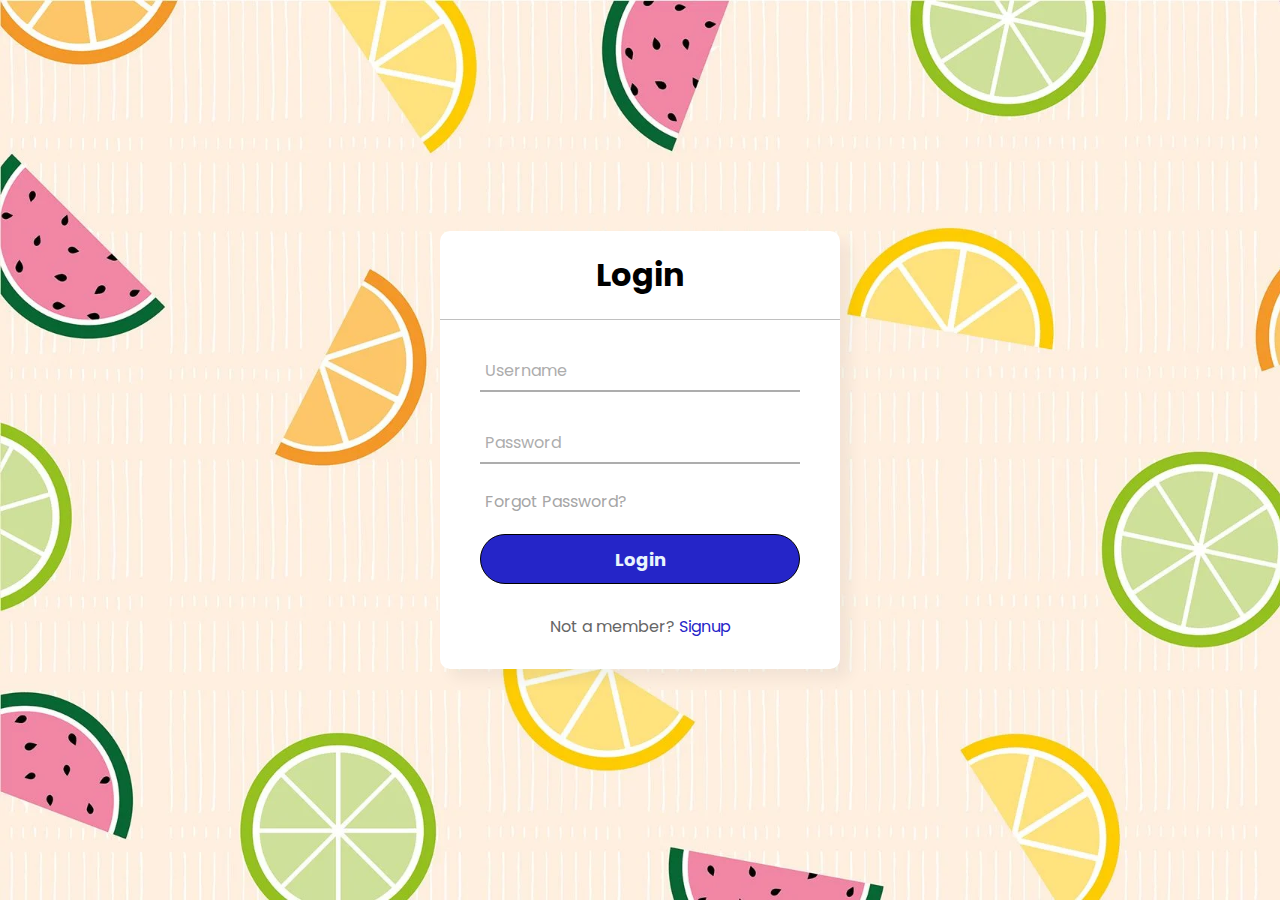
<file: E-Commerce/login.html>
<!DOCTYPE html>
  <head>
    <title>Login/SignUp</title>
    <link rel="stylesheet" href="login.css">
    <script src="https://ajax.googleapis.com/ajax/libs/jquery/3.6.0/jquery.min.js"></script>
  </head>
  <body>
    <div class="center">
      <h1>Login</h1>
      <form method="post">
    <div class="container">
        <div class="txt_field">
          <input type="text" required>
          <span></span>
          <label>Username</label>
        </div>
        <div class="txt_field">
          <input type="password" required>
          <span></span>
          <label>Password</label>
        </div>
    </div>
        <div class="pass">Forgot Password?</div>
        <button><a href="home.html">Login</a></button>
        <div class="signup_link">
          Not a member? <a href="#">Signup</a>
        </div>
      </form>
    </div>

<script>

$(document).ready(function(){

   $(".signup_link a").click(function(){
    $(".txt_field").remove();
        let string=`
        <div class="txt_field">
          <input type="text" required>
          <span></span>
          <label>Name</label>
        </div>
        
        <div class="txt_field">
          <input type="email" required>
          <span></span>
          <label>E-mail</label>
        </div>
        <div class="txt_field">
          <input type="password" required>
          <span></span>
          <label>New Password</label>
        </div>`
        ;
        $(".container").append(string);     //appending signup page
        $(".signup_link").remove();

        //signup footer

        let string2=`<div class="signup_link">
          Already a member? <a href="#">Login!</a>
        </div>`;

        //changing heading to "signup"
        document.querySelector(".center h1").innerHTML="Signup";
        $("form").append(string2);


   });



});

let butt=document.querySelector("button");

butt.addEventListener('click',function(){
    var items=[...document.querySelectorAll(".txt_field input")];
    if(items.length==2){
        var val=items[0].value;
        if(val<=4){
            alert("Username Should Be More Than 4 Characters");
        }
        

    }
    if(items.length==3){
        
        if(items[2].value.length<8){
            alert("password should be atleast 8 length");
        }
        if(items[1].value.includes("@"==false)){
            alert("mail should include '@'");
        }

        
    }

})

</script>
  </body>
</html>
</file>
<file: 1.Drumkit/style.css>
/* what did you learn?
1->setTimeout function accepts args. as (function(){},*100==1milisec*)
2->data-key,attribute selector,audio.play();

*/


body{
    background-image: url("background.jpg");
    background-size: cover;
    background-repeat: no-repeat;
    font-family: sans-serif;
}

/* KEYSS */
.drums{
    display: flex;
    height: 120px;
    width: 80%;
    flex-direction: row;
    margin: auto;
    margin-top:18%;
    justify-content: space-around;
}
.key{
    font-size: 50px;
    height:100%;
    width: 10%;
    text-align: center;
    background-color: rgba(0,0,0,0.5);
    border: solid black 2px;
    border-radius: 5px;
    color:white;
    padding-top:5px;
    text-shadow: 3px 3px black;
                        transition: all 0.2s;
}
.key span{
    font-size: 20px;
    color:yellow;
    display: block;
}

/* PLAYING CLASS */
.playing{
    transform:scale(1.1);
    border-color: #ffc500;
    box-shadow: 0 0 10px #ffc500;
}
</file>
<file: 3.Update CSS/style.css>
@import url('https://fonts.googleapis.com/css2?family=Cormorant+SC:wght@700&family=Open+Sans:wght@700&family=Poppins:wght@600&display=swap');
body{
    margin: 0;padding: 0;
    box-sizing:border-box;    /*border padding Included*/
    background-image: linear-gradient(to top right,rgba(52,162,134,0),rgba(52,162,134,1) 90%);
}
header{
    font-size: 50px;
    font-family: 'Cormorant SC', serif;
   text-align: center;
}

header p span{
    font-family: 'Poppins', sans-serif;
    color: #ffc600;
}

.main{
    display: flex;
    width: 100vw;
    height: auto;
    flex-direction: row;
    flex-wrap: wrap;
    position: relative;
    justify-content: center;
    align-items: center;
    font-family:'Poppins';


}
input{
    background-color:white;
}
.item{
    font-size: 30px;
    width: 32%;
    text-align: center;
}

/* .object{
    margin: 50px 0;
    height: 500px;
    width: 70vw;
    
    padding: 30px;
    background-color: #ffc600;
    margin: auto;

    display: flex;
    justify-content: center;
} */
img{
    
    height:500px ;
    width:800px ;
    background-color: #ffc600;
    margin-left: 300px;
}
</file>
<file: DiceGame/style.css>
@import url('https://fonts.googleapis.com/css2?family=Nunito&display=swap');


body{
	box-sizing: border-box;   /*includes everything in allocated height width*/
	font-family: 'Nunito',sans-serif;
	background-image: linear-gradient(270deg, #753682 0%, #bf2e34 90%);
	font-size: 1.3rem;
	font-weight: 400;

	/*min-height: 800px;
	min-width: 1000px;*/

	
}
.container{

	position: relative;
	display: flex;
	flex-wrap: wrap;
	flex-direction: column;

	height: 68vh;
	width: 65%;

	
	/*min-height: ;*/
	box-shadow: 0 3rem 5rem rgba(0, 0, 0, 0.3);
	margin: auto;
	top: 100px;
	background: rgb(179,110,138);
	border-radius: 1%;


	
  	


}

.partition{
	position: relative;
	width: 50%;
	height: 100%;
	transition: all 0.4s;

}

.active-overlay{
	 background-color: rgb(237, 159, 190);
	opacity: 1;
}


.headbox{
	position: absolute;
	text-align: center;
	left: 30%;
	top: 12%;
	height: 40%;
	width: 50%;

	font-size: 2.5rem;
	line-height: 50px;
	letter-spacing: 1px;
	font-weight: 200px;

}

.headbox h1{
	font-size: 1.6em;
	font-weight: 100;
	color: #c7365f;
}
.scorebox{
	position: absolute;
	text-align: center;
	left: 33%;
	bottom: 14%;
	height: 22%;
	width: 40%;
	border-radius: 10px;
	background-color: #c7365f;
	font-weight: 500;
	line-height: 17px;
	color: #fff;


}

.scorebox h2{
	font-weight: 400;

}


/*--------------------BUTTONS-----------------*/

.buttons{
	position: absolute;
	height: 100%;
	width: 20%;
	align-self: center;
	display: flex;
	flex-wrap: wrap;
	flex-direction: column;
	justify-content: space-around;
	align-items: center;
}
			/*------------BUTTON STYLES----------------*/

@keyframes click{
	0%{transform: translateY(0px);}
	50%{transform: translateY(2px);}	/*ANIMATION ON-CLICK EVENT*/
	100%{margin-top: 0px}

}


.buttons button{
	color: #444;
  border: none;
  font-family: inherit;
  text-transform: uppercase;
  font-weight: 700;
  font-size: 15px;
  				z-index: 10;
  transition-delay: 0.2s;
  background-color: white;
  background-color: rgba(255, 255, 255, 0.6);
				  backdrop-filter: blur(10px);
  padding: 0.7rem 2.5rem;
  border-radius: 50rem;
  box-shadow: 0 1.75rem 3.5rem rgba(0, 0, 0, 0.1);
}

.buttons img{
	height: 100px;
	width: 100px;
	z-index: 10;
	/*position: absolute;
	top: 20%;*/
}

.hold{
	margin-bottom:20px;
}


.winner{
	background-color: black;
	color: #c7365f;
}
</file>
<file: E-Commerce/demo.css>
@import url('https://fonts.googleapis.com/css2?family=Noto+Sans:wght@700&family=Poppins:wght@400;500;600&display=swap');

*{font-family:verdana;
font-family: "Poppins";}

body{
    margin: 0px;
    padding: 0px;
    box-sizing: border-box;
    font-family: Poppins,sans-serif;
}
.container{
    display: flex;
    flex-direction: column;
    justify-content: center;
    align-items: center;
    width:100%;
    font-weight: 900;
    margin-top: 150px;
}


.vids{position:relative;
    width:1000px;
    height:auto;
    background:rgb(255, 148, 33);
    padding: 20px;
    display: flex;
    flex-direction: row;
    justify-content: center;
    flex-wrap: wrap;

    border-radius: 10px;
}

.youtube{
    font-size: 20px;
    margin: -10px 0px 20px;

}

.youtube button{
    background-color: red;
    font-size: 15px;
    color: white;
    border: none;
    height: 30px;
}
.youtube input{
    height: 25px;
    width: 200px;
}

h1{
font-weight:900;

}
iframe{box-shadow: -12px -10px 1px 5px white;margin-left: 50px;margin-top:30px ;}


li{
    margin-top: 0px;             /*  INLINE==NO CHANGE IN MARG.,PADD,HEIGHT,WIDTH */
    display: inline-block;
    margin-left:20px; 
    font-size: 22px;
    
      
}
nav{
    width: 100%;
    height: 7%;
    background-color: #ffcccb;/*#2058FF*/
    color:#592693;
    position:fixed;
    display: flex;
    flex-direction: row;
    align-items: center;
    padding-top:5px ;
    justify-content: space-between; z-index: 10;
    top:0px;
    font-weight: 700; 
}

.logo{
    height: 100%;
    width: 120px;
    margin-left: 5px;
    position: relative;
    /* background-color: #371f76; */
    border-radius: 15px;

   
}
.logo img{
    height: 100%;
    width: 100%;
}

ul{
    width: 50%;
}

.search-container{
    width: 100%;
    height: 40px;
    background-color: #ff8886;
    position:fixed;
    top: 50px;
    display: flex;
    justify-content: center;
    z-index: 10;

}
.searchbar{
    height: 70%;
    width: 20%;
    background-color: white;
    border-radius: 9px;
    margin-top: 5px;
    position:relative;
    
   
}
.searchbar input{
    width:70%;
    border: 0px;
    margin-left: 20%;

}
.searchbar img{
    height: 20px;
    width: 20px;
    position: absolute;
    left: 0px;
    top:3px;
}

.spotlight{
    background-color: red;
    color: white;
    text-shadow: 1px 1px black;
    border-radius: 10px;
    padding: 2px 5px;
}


.footer{
    background-color: black;
    height:auto;
    width:100vw;
    font-family: "Open Sans";
    padding-top: 40px;
    color:white;
    position: absolute;
  
}

.newsletter{
    margin-top: -10px;
}
.newsletter input{
    display: block;
    margin-top: 10px;
}

.newsletter button{
    margin-top: 10px;
    width: 100px;
    color: white;
    background-color: black;
}

.footer-content{
    display: flex;
    align-items: center;
    justify-content: center;
    flex-direction: column;
    text-align: center;
    height:200px;
    width: 1500px;
    background-color: lightgrey;
    margin-top: 100px;
    

}

.footer-content h3{
    font-size: 1.8rem;
    font-weight: 400;
    text-transform: capitalize;
    line-height: 3rem;
}

.footer-content p{
    max-width: 500px;
    margin: 10px auto;
    line-height: 28px;
    font-size: 14px;
}


.footer-bottom{
    background-color: black;
    width: 100%;
    padding: 20px 0;
    text-align: center;
    color: white;
}

.footer-bottom p{
    font-size: 14px;
    word-spacing: 2px;
    text-transform: capitalize;

}


.footer-bottom span{
    text-transform: uppercase;
    opacity: .4;
    font-weight: 200;

}
</file>
<file: E-Commerce/home.css>
@import url('https://fonts.googleapis.com/css2?family=Noto+Sans:wght@700&family=Poppins:wght@400;500;600&display=swap');

*{  margin: 0px;
    padding: 0px;
    box-sizing: border-box;
    font-family: Poppins,sans-serif;
    font-weight: 900;
}
a{
    text-decoration: none;
    color: white;
}
.demo{

    height: 30px;
    width: 80px;
    font-size: 20px;
    background-color: #2058FF;
    text-align: center;
  

    position: fixed;
    top:350px;
    right: 0px;
    transform: rotate(90deg);
}

#feedback:hover{
    border-radius: 10px;
    border: none;
}

li{
    margin-top: 0px;             /*  INLINE==NO CHANGE IN MARG.,PADD,HEIGHT,WIDTH */
    display: inline-block;
    margin-left:20px; 
    font-size: 25px;       
}
nav{
    width: 100%;
    height: 7%;
    background-color: #2058FF;
    color:yellow;
    position:fixed;
    display: flex;
    flex-direction: row;
    padding-top:5px ;
    justify-content: space-between; z-index: 10;
}

nav img{
    height: 80%;
    width: 100px;
    margin-left: 5px;
   
}

ul{
    width: 60%;
    display: flex;
    justify-content: center;
    align-items: center;
}


.cart{
    color: black;
}
.cart img{
    height: 20px;
    width:20px;
}
.cart-item{
    font-size: 0.9em;
    
   
}

.search-container{
    width: 100%;
    height: 48px;
    background-color: yellow;
    position:fixed;
    top: 50px;
    display: flex;
    justify-content: center;
    align-items: center;
   
    
}
.suggestions{
   position: absolute;
    display: flex;
    flex-direction: column;
   z-index: 20;
   top:24px;
   width: 40%;
   text-align: center;

}
.suggestions span{
    width: 100%;
   
    background-color: white;
    
}
.searchbar{
    height: 70%;
    width: 40%;
    background-color: white;
    border-radius: 9px;
  
    position:relative;
    z-index: 10;
  transform:scale(1.3);
    
   
}

.color{
    background-color: pink;
    display: inline;
}
.searchbar input{
    width:70%;
    border: 0px;
    margin-left: 20%;

}
.searchbar img{
    height: 20px;
    width: 20px;
    position: absolute;
    left: 0px;
    top:3px;
}


/* CAROUSEL */
.swiper{
    position: relative;
    top:140px;
    height: 600px;

    
}
.swiper-slide{
    background-color: lightgrey;
    display:flex;justify-content: center;background-color: white;
}



/* main category */

.main{
    width: 70%;
    height: auto;
    position: relative;
    top:130px;
    display: flex;
    flex-direction: column;
    margin: auto;       /*works well with flex*/
    margin-top: 50px;
    padding: 10px;
    z-index: -1;
}

.main-cat{
    width: 100%;
    height: auto;
    position: relative;
    display: block;
}
.cards{
    display: flex;
    justify-content: space-around;
    width: 100%;
    height: 100%;
    flex-direction: row;
    flex-wrap: wrap;
    padding: 20px;
    background-color: #2058FF;

}
.card{
    height:300px;
    width: 240px;
    background-color:white;
    padding: 10px;
    position: relative;
    margin:20px 20px;
    text-align: center;
    border-radius: 10px;
    

}
.card p{
    display: block;
   
}
.card img{
    height: 55%;
    width: 90%;
}
.card button{
    border-radius: 10px;
    border: none;
    font-size: 15px;
    background-color:  rgb(182,243,3);
    padding: 3px;
    margin-top: 5px;
}



/*best sellers*/
.best-sellers{
    width: 100%;
    height: auto;
    position: relative;
    margin-top:50px;
    margin-bottom: 200px;
}
.cards2{
    display: flex;
    justify-content: space-around;
    width: 100%;
    height: 100%;
    flex-direction: row;
    flex-wrap: wrap;
    padding: 20px;

    background-color:rgb(78,34,226);

}

.card2{
    position: relative;
    background-color: white;
    height: 200px;
    width: 440px;
    border-radius: 10px;
    margin-top: 20px;

}
.add{
    position: absolute;
    right: 10px;
    top:5px;
    font-size: 25px;
    color: #2ead29;
}

.card2 img{
    width: 44%;
    height: 90%;
    margin: 8px;
}

.details{
    display: flex;
    flex-direction: column;
    position: absolute;
    top: 0px;
    right: 10px;
    width: 50%;
    
   

}

.details button{
   
    width: 100%;
    margin-top: 10px;
    background-color: rgb(240,240,3);
    border: 2px solid black;

    
}
button{
    z-index: 1000;
}



.cardfooter{
    display: flex;
    flex-direction: row;
    justify-content: space-between;
    height: 10%;
    width: 100%;
    margin-top: 10px;
    align-items: center;
}
.cardfooter img{
    height: 30px;
    width: 30px;
}
.cardfooter span{
    height: 25px;
    width: 50px;
    color: white;
    background-color:#2ead29;
    border-radius: 10px;
}

.product{
    font-size:20px;
    font-weight: 200px;
}

.brand{
    font-weight: 200;font-family:sans-serif;color:grey;
    letter-spacing: 1px;
}


.footer{
    background-color: black;
    height:auto;
    width:100vw;
    font-family: "Open Sans";
    padding-top: 40px;
    color:white;
    position: absolute;
    
    

   
}

.newsletter input{
    display: block;
    margin-top: 10px;
}

.newsletter button{
    margin-top: 10px;
    width: 100px;
    color: white;
    background-color: black;
}

.footer-content{
    display: flex;
    align-items: center;
    justify-content: center;
    flex-direction: column;
    text-align: center;
    height:200px;
    background-color: lightgrey;
    margin-top: 100px;
    

}

.footer-content h3{
    font-size: 1.8rem;
    font-weight: 400;
    text-transform: capitalize;
    line-height: 3rem;
}

.footer-content p{
    max-width: 500px;
    margin: 10px auto;
    line-height: 28px;
    font-size: 14px;
}


.footer-bottom{
    background-color: black;
    width: 100%;
    padding: 20px 0;
    text-align: center;
    color: white;
}

.footer-bottom p{
    font-size: 14px;
    word-spacing: 2px;
    text-transform: capitalize;

}


.footer-bottom span{
    text-transform: uppercase;
    opacity: .4;
    font-weight: 200;

}
</file>
<file: E-Commerce/laptops.css>
@import url('https://fonts.googleapis.com/css2?family=Noto+Sans:wght@700&family=Poppins:wght@400;500;600&display=swap');
/* @import "home.css"; */
body{
    margin: 0px;
    padding: 0px;
    box-sizing: border-box;
    font-family: Poppins,sans-serif;
    
}
a{
    text-decoration: none;
    color: white;
}

li{
    margin-top: 0px;             /*  INLINE==NO CHANGE IN MARG.,PADD,HEIGHT,WIDTH */
    display: inline-block;
    margin-left:20px; 
    font-size: 22px;
    
      
}
nav{
    width: 100%;
    height: 7%;
    background-color:greenyellow;/*#2058FF*/
    color:#592693;
    position:fixed;
    display: flex;
    flex-direction: row;
    align-items: center;
    padding-top:5px ;
    justify-content: space-between; z-index: 10;
    top:0px;
    font-weight: 700; 
}

.logo{
    height: 100%;
    width: 120px;
    margin-left: 5px;
    position: relative;
    /* background-color: #371f76; */
    border-radius: 15px;

   
}
.logo img{
    height: 100%;
    width: 100%;
}

ul{
    width: 50%;
}

.search-container{
    width: 100%;
    height: 40px;
    background-color: rgb(50, 153, 255);
    position:fixed;
    top: 50px;
    display: flex;
    justify-content: center;
   
    z-index: 10;

}
.searchbar{
    height: 70%;
    width: 20%;
    background-color: white;
    border-radius: 9px;
    margin-top: 5px;
    position:relative;
    
   
}
.searchbar input{
    width:70%;
    border: 0px;
    margin-left: 20%;

}
.searchbar img{
    height: 20px;
    width: 20px;
    position: absolute;
    left: 0px;
    top:3px;
}

.sortby{
    height: 40px;
    width: 100%;
    background-color:lightgrey;
    position: fixed;
    top:90px;
    display: flex;
    flex-direction: row;
    align-items: center;

}
.sort{
    margin-left: 30%;
    font-weight: 500;
    font-size: 18px;
}
.sort button{
    font-size: 1em;
    border: none;
    background-color: white;
    border-radius: 10px;
    margin-left: 10px;
    padding: 1px 10px;
    transition: all ease-in 0.4s;
}



/*best sellers*/
.best-sellers{
    width: 100%;
    height: auto;
    position: relative;
    margin-top:200px;
    margin-bottom: 200px;
}
.heading{
    font-size: 40px;
}
.cards2{
    display: flex;
    justify-content: space-around;
    width: 100%;
    height: 100%;
    flex-direction: row;
    flex-wrap: wrap;
  

    background-color:rgb(78,34,226);

}

.card2{
    position: relative;
    background-color: white;
    height: 250px;
    width: 450px;
    border-radius: 10px;
    margin: 50px 0px;
    order: 0;
    

}

.card2 img{
    width: 44%;
    height: 90%;
    margin: 8px;
}

.details{
    /* display: flex;
    flex-direction: column; */
    position: absolute;
    top: 0px;
    right: 10px;
    width: 50%;
    height: 100%;
  
   

}

.details button{
    display: block;
    width: 100%;
    /* margin-top: 10px; */
    background-color: rgb(240,240,3);
    border: 2px solid black;
    font-weight: 800;
    font-family: "Poppins";
    
}


.cardfooter{
    display: flex;
    flex-direction: row;
    justify-content: space-between;
    height: 10%;
    width: 100%;
   margin-top: 15px;
    align-items: center;
}
.cardfooter img{
    height: 30px;
    width: 30px;
}
.cardfooter span{
    height: 25px;
    width: 50px;
    color: white;
    background-color:#2ead29;
    border-radius: 10px;
}

.product{
    font-size:20px;
    font-weight: 200px;
}

.brand{
    font-weight: 200;font-family:sans-serif;color:grey;
    letter-spacing: 1px;
}
.brand span{
    border:2px solid #2ead29;
    border-radius: 5px;
    color:green;
    padding:3px;
    height: 10px;
    font-size: 0.8em;
    
}


.ad{
    height: 600px;
    width: 85%;
    background-image: url("images/laptops/ad2.jpg");
    background-size: contain cover;
    margin: auto;
    position: relative;
}
#ad{
    height: 30px;
    width: 30px;
    background: none;
    border:2px solid grey;
    border-radius: 10px;
    position: absolute;
    right: 10px;
    top:10px;
    color:white;
    text-align: center;

}

.learnmore{
    position: absolute;
    left: 40px;
    top:70px;
    display: flex;
    flex-direction: column;
    width: 250px;
    height: 100px;
    color:white;
    text-align: center;
    font-size: 24px;
}
.learnmore button{
    width: 70%;
    margin: auto;
    margin-top:-15px ;
    font-size: 25px;
    font-weight: 500;
}
.learnmore span{
    font-size: 40px;
}


.footer{
    background-color: black;
    height:auto;
    width:100vw;
    font-family: "Open Sans";
    padding-top: 40px;
    color:white;
    position: absolute;
    
    

   
}

.newsletter input{
    display: block;
    margin-top: 10px;
}

.newsletter button{
    margin-top: 10px;
    width: 100px;
    color: white;
    background-color: black;
}

.footer-content{
    display: flex;
    align-items: center;
    justify-content: center;
    flex-direction: column;
    text-align: center;
    height:200px;
    background-color: lightgrey;
    margin-top: 100px;
    

}

.footer-content h3{
    font-size: 1.8rem;
    font-weight: 400;
    text-transform: capitalize;
    line-height: 3rem;
}

.footer-content p{
    max-width: 500px;
    margin: 10px auto;
    line-height: 28px;
    font-size: 14px;
}


.footer-bottom{
    background-color: black;
    width: 100%;
    padding: 20px 0;
    text-align: center;
    color: white;
}

.footer-bottom p{
    font-size: 14px;
    word-spacing: 2px;
    text-transform: capitalize;

}


.footer-bottom span{
    text-transform: uppercase;
    opacity: .4;
    font-weight: 200;

}
</file>
<file: E-Commerce/login.css>
@import url('https://fonts.googleapis.com/css2?family=Noto+Sans:wght@700&family=Poppins:wght@400;500;600&display=swap');
*{
  margin: 0;
  padding: 0;
  box-sizing: border-box;
  font-family: "Poppins", sans-serif;
}
body{
  margin: 0;
  padding: 0;
  background: url("bg.webp");
  background-size: cover;
  height: 100vh;
  overflow: hidden;
}
.center{
  position: absolute;
  top: 50%;
  left: 50%;
  transform: translate(-50%, -50%);
  width: 400px;
  background: white;
  border-radius: 10px;
  box-shadow: 10px 10px 15px rgba(0,0,0,0.05);
}
.center h1{
  text-align: center;
  padding: 20px 0;
  border-bottom: 1px solid silver;
}
.center form{
  padding: 0 40px;
  box-sizing: border-box;
}
form .txt_field{
  position: relative;
  border-bottom: 2px solid #adadad;
  margin: 30px 0;
}
.txt_field input{
  width: 100%;
  padding: 0 5px;
  height: 40px;
  font-size: 16px;
  border: none;
  background: none;
  outline: none;
}
.txt_field label{
  position: absolute;
  top: 50%;
  left: 5px;
  color: #adadad;
  transform: translateY(-50%);
  font-size: 16px;
  pointer-events: none;
  transition: .5s;
}
.txt_field span::before{
  content: '';
  position: absolute;
  top: 40px;
  left: 0;
  width: 0%;
  height: 2px;
  background: #2525c8;
  transition: .5s;
}
.txt_field input:focus ~ label,
.txt_field input:valid ~ label{
  top: -5px;
  color:#2525c8;
}
.txt_field input:focus ~ span::before,
.txt_field input:valid ~ span::before{
  width: 100%;
}
.pass{
  margin: -5px 0 20px 5px;
  color: #a6a6a6;
  cursor: pointer;
}
.pass:hover{
  text-decoration: underline;
}


button{
  width: 100%;
  height: 50px;
  border: 1px solid;
  background: #2525c8;
  border-radius: 25px;
  font-size: 18px;
 
  /* cursor: pointer; */
  outline: none;
}
button a{
    color: #e9f4fb;
    font-weight: 700;
    text-decoration: none;
    font-family: "Poppins";
}
button:hover{
  border-color: #2525c8;
  transition: .5s;
}
.signup_link{
  margin: 30px 0;
  text-align: center;
  font-size: 16px;
  color: #666666;
}
.signup_link a{
  color: #2525c8;
  text-decoration: none;
}
.signup_link a:hover{
  text-decoration: underline;
}

.container{
    height: auto;width: auto;
}
</file>
